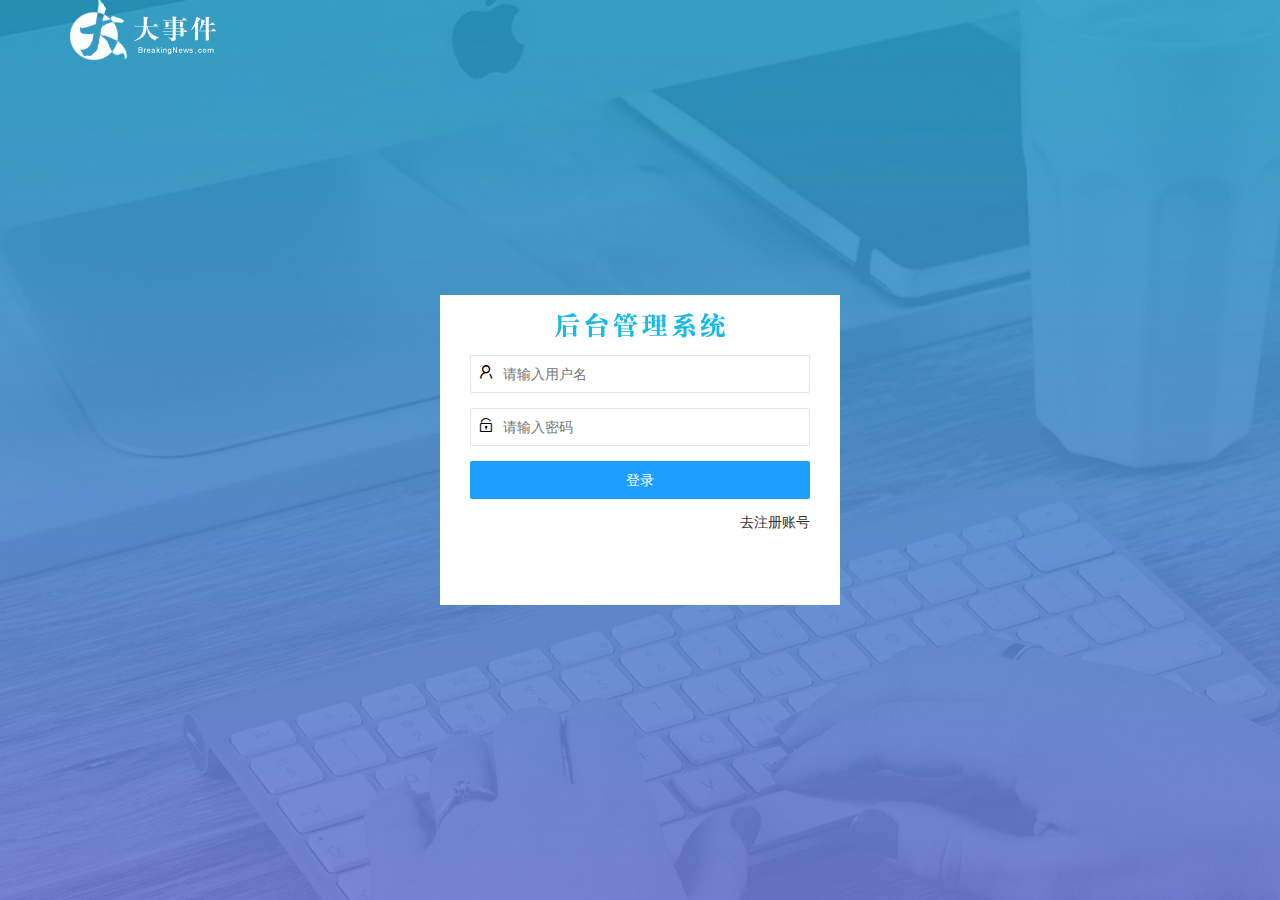
<file: login.html>
<!DOCTYPE html>
<html lang="en">

<head>
    <meta charset="UTF-8">
    <meta http-equiv="X-UA-Compatible" content="IE=edge">
    <meta name="viewport" content="width=device-width, initial-scale=1.0">
    <title>Document</title>
    <link rel="stylesheet" href="/assets/css/login.css">
    <link rel="stylesheet" href="/assets/lib/layui/css/layui.css">
    <script src="/assets/lib/jquery.js"></script>
    <script src="/assets/lib/layui/layui.all.js"></script>
    <script src="/assets/js/base API.js"></script>
    <script src="/assets/js/login.js"></script>

</head>

<body>
    <!-- 头部的logo区域 -->
    <div class="layui-main">
        <img src="/assets/images/logo.png" alt="">
    </div>

    <!-- 登录注册区域 -->
    <div class="loginAndRegBox">
        <div class="title-box"></div>
        <!-- 登录 -->
        <div class="login-box">
            <!-- 登录的表单 -->
            <form class="layui-form" id="form-login">
                <!-- 用户名 -->
                <div class="layui-form-item">
                    <i class="layui-icon layui-icon-username"></i>
                    <input type="text" class="layui-input" name="username" required lay-verify="required"
                        placeholder="请输入用户名" autocomplete="off">
                </div>
                <!-- 密码 -->
                <div class="layui-form-item">
                    <i class="layui-icon layui-icon-password"></i>
                    <input type="password" class="layui-input" name="password" required lay-verify="required|pwd"
                        placeholder="请输入密码">
                </div>
                <!-- 登录按钮 -->
                <div class="layui-form-item">
                    <button class="layui-btn layui-btn-fluid layui-btn-normal" lay-submit>登录</button>
                </div>
                <div class="layui-form-item links">
                    <a href="javascript:;" id="link_reg">去注册账号</a>
                </div>
            </form>
        </div>
        <!-- 注册 -->
        <div class="reg-box">
            <!-- 注册的表单 -->
            <form class="layui-form" id="form_reg">
                <!-- 用户名 -->
                <div class="layui-form-item">
                    <i class="layui-icon layui-icon-username"></i>
                    <input type="text" class="layui-input" name="username" required lay-verify="required"
                        placeholder="请输入用户名" autocomplete="off">
                </div>
                <!-- 密码 -->
                <div class="layui-form-item">
                    <i class="layui-icon layui-icon-password"></i>
                    <input type="password" class="layui-input" name="password" required lay-verify="required|pwd"
                        placeholder="请输入密码">
                </div>
                <!-- 确认密码 -->
                <div class="layui-form-item">
                    <i class="layui-icon layui-icon-password"></i>
                    <input type="password" class="layui-input" name="repassword" required
                        lay-verify="required|pwd|repwd" placeholder="再次确认密码">
                </div>
                <!-- 注册按钮 -->
                <div class="layui-form-item">
                    <button class="layui-btn layui-btn-fluid layui-btn-normal" lay-submit>注册</button>
                </div>
                <div class="layui-form-item links">
                    <a href="javascript:;" id="link_login">去登录</a>
                </div>
            </form>

        </div>
    </div>
</body>

</html>
</file>
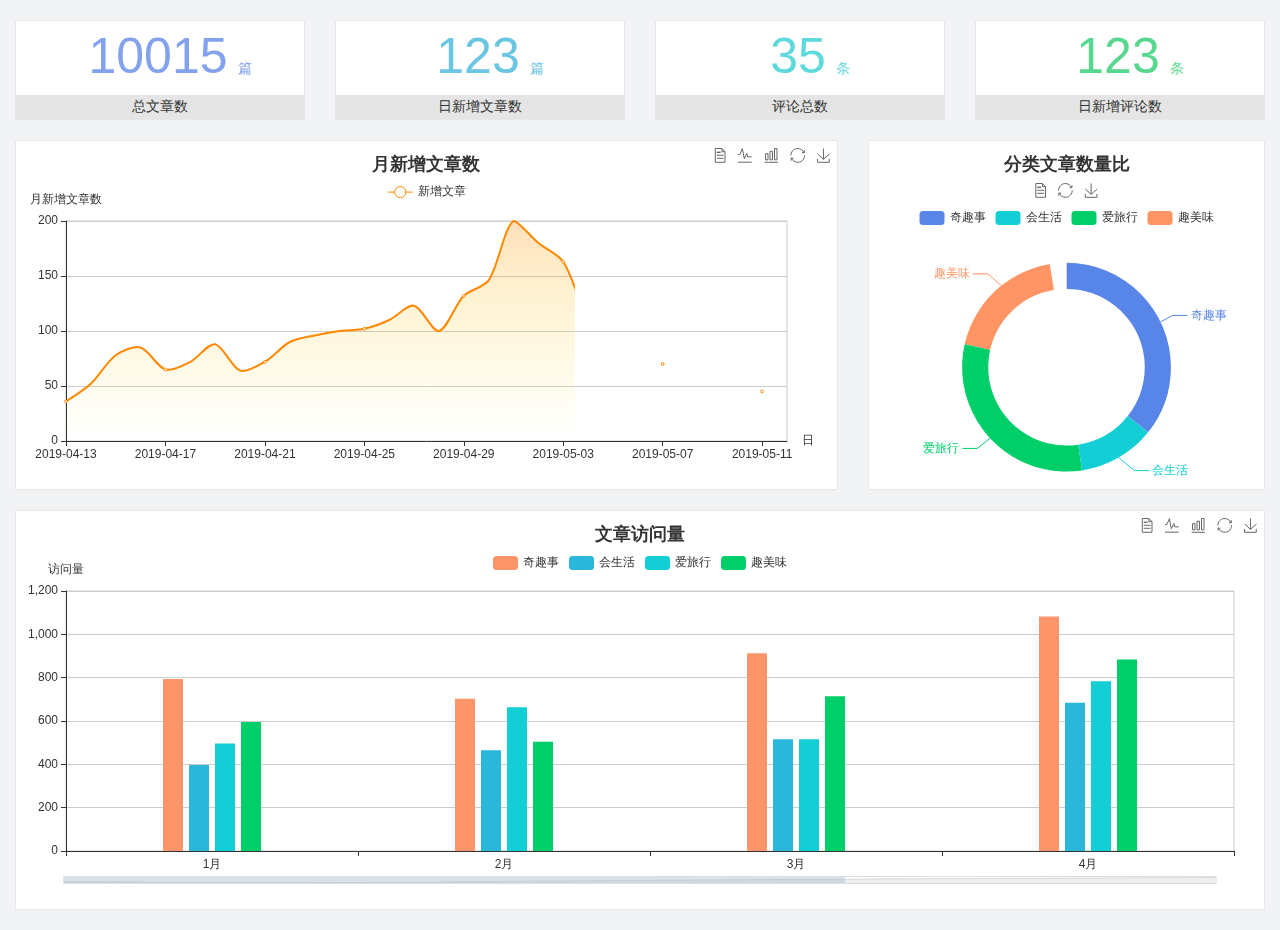
<file: home/dashboard.html>
<!DOCTYPE html>
<html lang="en">

<head>
  <meta charset="UTF-8">
  <meta name="viewport" content="width=device-width, initial-scale=1.0">
  <meta http-equiv="X-UA-Compatible" content="ie=edge">
  <title>图表统计</title>
  <link rel="stylesheet" href="../../assets/lib/bootstrap.css" />
  <link rel="stylesheet" href="../../assets/lib/main.css" />
  <script src="../../assets/lib/jquery.js"></script>
  <script type="text/javascript" src="../../assets/lib/echarts.min.js"></script>
</head>

<body>
  <div class="container-fluid">
    <div class="row spannel_list">
      <div class="col-sm-3 col-xs-6">
        <div class="spannel">
          <em>10015</em><span>篇</span>
          <b>总文章数</b>
        </div>
      </div>
      <div class="col-sm-3 col-xs-6">
        <div class="spannel scolor01">
          <em>123</em><span>篇</span>
          <b>日新增文章数</b>
        </div>
      </div>
      <div class="col-sm-3 col-xs-6">
        <div class="spannel scolor02">
          <em>35</em><span>条</span>
          <b>评论总数</b>
        </div>
      </div>
      <div class="col-sm-3 col-xs-6">
        <div class="spannel scolor03">
          <em>123</em><span>条</span>
          <b>日新增评论数</b>
        </div>
      </div>
    </div>
  </div>

  <div class="container-fluid">
    <div class="row curve-pie">
      <div class="col-lg-8 col-md-8">
        <div class="gragh_pannel" id="curve_show"></div>
      </div>
      <div class="col-lg-4 col-md-4">
        <div class="gragh_pannel" id="pie_show"></div>
      </div>
    </div>
  </div>

  <div class="container-fluid">
    <div class="column_pannel" id="column_show"></div>
  </div>

  <script>
    var oChart = echarts.init(document.getElementById('curve_show'));
    var aList_all = [
      { 'count': 36, 'date': '2019-04-13' },
      { 'count': 52, 'date': '2019-04-14' },
      { 'count': 78, 'date': '2019-04-15' },
      { 'count': 85, 'date': '2019-04-16' },
      { 'count': 65, 'date': '2019-04-17' },
      { 'count': 72, 'date': '2019-04-18' },
      { 'count': 88, 'date': '2019-04-19' },
      { 'count': 64, 'date': '2019-04-20' },
      { 'count': 72, 'date': '2019-04-21' },
      { 'count': 90, 'date': '2019-04-22' },
      { 'count': 96, 'date': '2019-04-23' },
      { 'count': 100, 'date': '2019-04-24' },
      { 'count': 102, 'date': '2019-04-25' },
      { 'count': 110, 'date': '2019-04-26' },
      { 'count': 123, 'date': '2019-04-27' },
      { 'count': 100, 'date': '2019-04-28' },
      { 'count': 132, 'date': '2019-04-29' },
      { 'count': 146, 'date': '2019-04-30' },
      { 'count': 200, 'date': '2019-05-01' },
      { 'count': 180, 'date': '2019-05-02' },
      { 'count': 163, 'date': '2019-05-03' },
      { 'count': 110, 'date': '2019-05-04' },
      { 'count': 80, 'date': '2019-05-05' },
      { 'count': 82, 'date': '2019-05-06' },
      { 'count': 70, 'date': '2019-05-07' },
      { 'count': 65, 'date': '2019-05-08' },
      { 'count': 54, 'date': '2019-05-09' },
      { 'count': 40, 'date': '2019-05-10' },
      { 'count': 45, 'date': '2019-05-11' },
      { 'count': 38, 'date': '2019-05-12' },
    ];

    let aCount = [];
    let aDate = [];

    for (var i = 0; i < aList_all.length; i++) {
      aCount.push(aList_all[i].count);
      aDate.push(aList_all[i].date);
    }

    var chartopt = {
      title: {
        text: '月新增文章数',
        left: 'center',
        top: '10'
      },
      tooltip: {
        trigger: 'axis'
      },
      legend: {
        data: ['新增文章'],
        top: '40'
      },
      toolbox: {
        show: true,
        feature: {
          mark: { show: true },
          dataView: { show: true, readOnly: false },
          magicType: { show: true, type: ['line', 'bar'] },
          restore: { show: true },
          saveAsImage: { show: true }
        }
      },
      calculable: true,
      xAxis: [
        {
          name: '日',
          type: 'category',
          boundaryGap: false,
          data: aDate
        }
      ],
      yAxis: [
        {
          name: '月新增文章数',
          type: 'value'
        }
      ],
      series: [
        {
          name: '新增文章',
          type: 'line',
          smooth: true,
          itemStyle: { normal: { areaStyle: { type: 'default' }, color: '#f80' }, lineStyle: { color: '#f80' } },
          data: aCount
        }],
      areaStyle: {
        normal: {
          color: new echarts.graphic.LinearGradient(0, 0, 0, 1, [{
            offset: 0,
            color: 'rgba(255,136,0,0.39)'
          }, {
            offset: .34,
            color: 'rgba(255,180,0,0.25)'
          }, {
            offset: 1,
            color: 'rgba(255,222,0,0.00)'
          }])

        }
      },
      grid: {
        show: true,
        x: 50,
        x2: 50,
        y: 80,
        height: 220
      }
    };

    oChart.setOption(chartopt);


    var oPie = echarts.init(document.getElementById('pie_show'));
    var oPieopt =
    {
      title: {
        top: 10,
        text: '分类文章数量比',
        x: 'center'
      },
      tooltip: {
        trigger: 'item',
        formatter: "{a} <br/>{b} : {c} ({d}%)"
      },
      color: ['#5885e8', '#13cfd5', '#00ce68', '#ff9565'],
      legend: {
        x: 'center',
        top: 65,
        data: ['奇趣事', '会生活', '爱旅行', '趣美味']
      },
      toolbox: {
        show: true,
        x: 'center',
        top: 35,
        feature: {
          mark: { show: true },
          dataView: { show: true, readOnly: false },
          magicType: {
            show: true,
            type: ['pie', 'funnel'],
            option: {
              funnel: {
                x: '25%',
                width: '50%',
                funnelAlign: 'left',
                max: 1548
              }
            }
          },
          restore: { show: true },
          saveAsImage: { show: true }
        }
      },
      calculable: true,
      series: [
        {
          name: '访问来源',
          type: 'pie',
          radius: ['45%', '60%'],
          center: ['50%', '65%'],
          data: [
            { value: 300, name: '奇趣事' },
            { value: 100, name: '会生活' },
            { value: 260, name: '爱旅行' },
            { value: 180, name: '趣美味' }
          ]
        }
      ]
    };
    oPie.setOption(oPieopt);



    var oColumn = this.echarts.init(document.getElementById('column_show'));
    var oColumnopt =
    {
      title: {
        text: '文章访问量',
        left: 'center',
        top: '10'
      },
      tooltip: {
        trigger: 'axis'
      },
      legend: {
        data: ['奇趣事', '会生活', '爱旅行', '趣美味'],
        top: '40'
      },
      toolbox: {
        show: true,
        feature: {
          mark: { show: true },
          dataView: { show: true, readOnly: false },
          magicType: { show: true, type: ['line', 'bar'] },
          restore: { show: true },
          saveAsImage: { show: true }
        }
      },
      calculable: true,
      xAxis: [
        {
          type: 'category',
          data: ['1月', '2月', '3月', '4月', '5月']
        }
      ],
      yAxis: [
        {
          name: '访问量',
          type: 'value'
        }
      ],
      series: [
        {
          name: '奇趣事',
          type: 'bar',
          barWidth: 20,
          itemStyle: {
            normal: { areaStyle: { type: 'default' }, color: '#fd956a' }
          },
          data: [800, 708, 920, 1090, 1200]
        },
        {
          name: '会生活',
          type: 'bar',
          barWidth: 20,
          itemStyle: {
            normal: { areaStyle: { type: 'default' }, color: '#2bb6db' }
          },
          data: [400, 468, 520, 690, 800]
        },
        {
          name: '爱旅行',
          type: 'bar',
          barWidth: 20,
          itemStyle: {
            normal: { areaStyle: { type: 'default' }, color: '#13cfd5' }
          },
          data: [500, 668, 520, 790, 900]
        },
        {
          name: '趣美味',
          type: 'bar',
          barWidth: 20,
          itemStyle: {
            normal: { areaStyle: { type: 'default' }, color: '#00ce68' }
          },
          data: [600, 508, 720, 890, 1000]
        }
      ],
      grid: {
        show: true,
        x: 50,
        x2: 30,
        y: 80,
        height: 260
      },
      dataZoom: [//给x轴设置滚动条
        {
          start: 0,//默认为0
          end: 100 - 1000 / 31,//默认为100
          type: 'slider',
          show: true,
          xAxisIndex: [0],
          handleSize: 0,//滑动条的 左右2个滑动条的大小
          height: 8,//组件高度
          left: 45, //左边的距离
          right: 50,//右边的距离
          bottom: 26,//右边的距离
          handleColor: '#ddd',//h滑动图标的颜色
          handleStyle: {
            borderColor: "#cacaca",
            borderWidth: "1",
            shadowBlur: 2,
            background: "#ddd",
            shadowColor: "#ddd",
          }
        }]
    };
    oColumn.setOption(oColumnopt);
  </script>
</body>

</html>
</file>
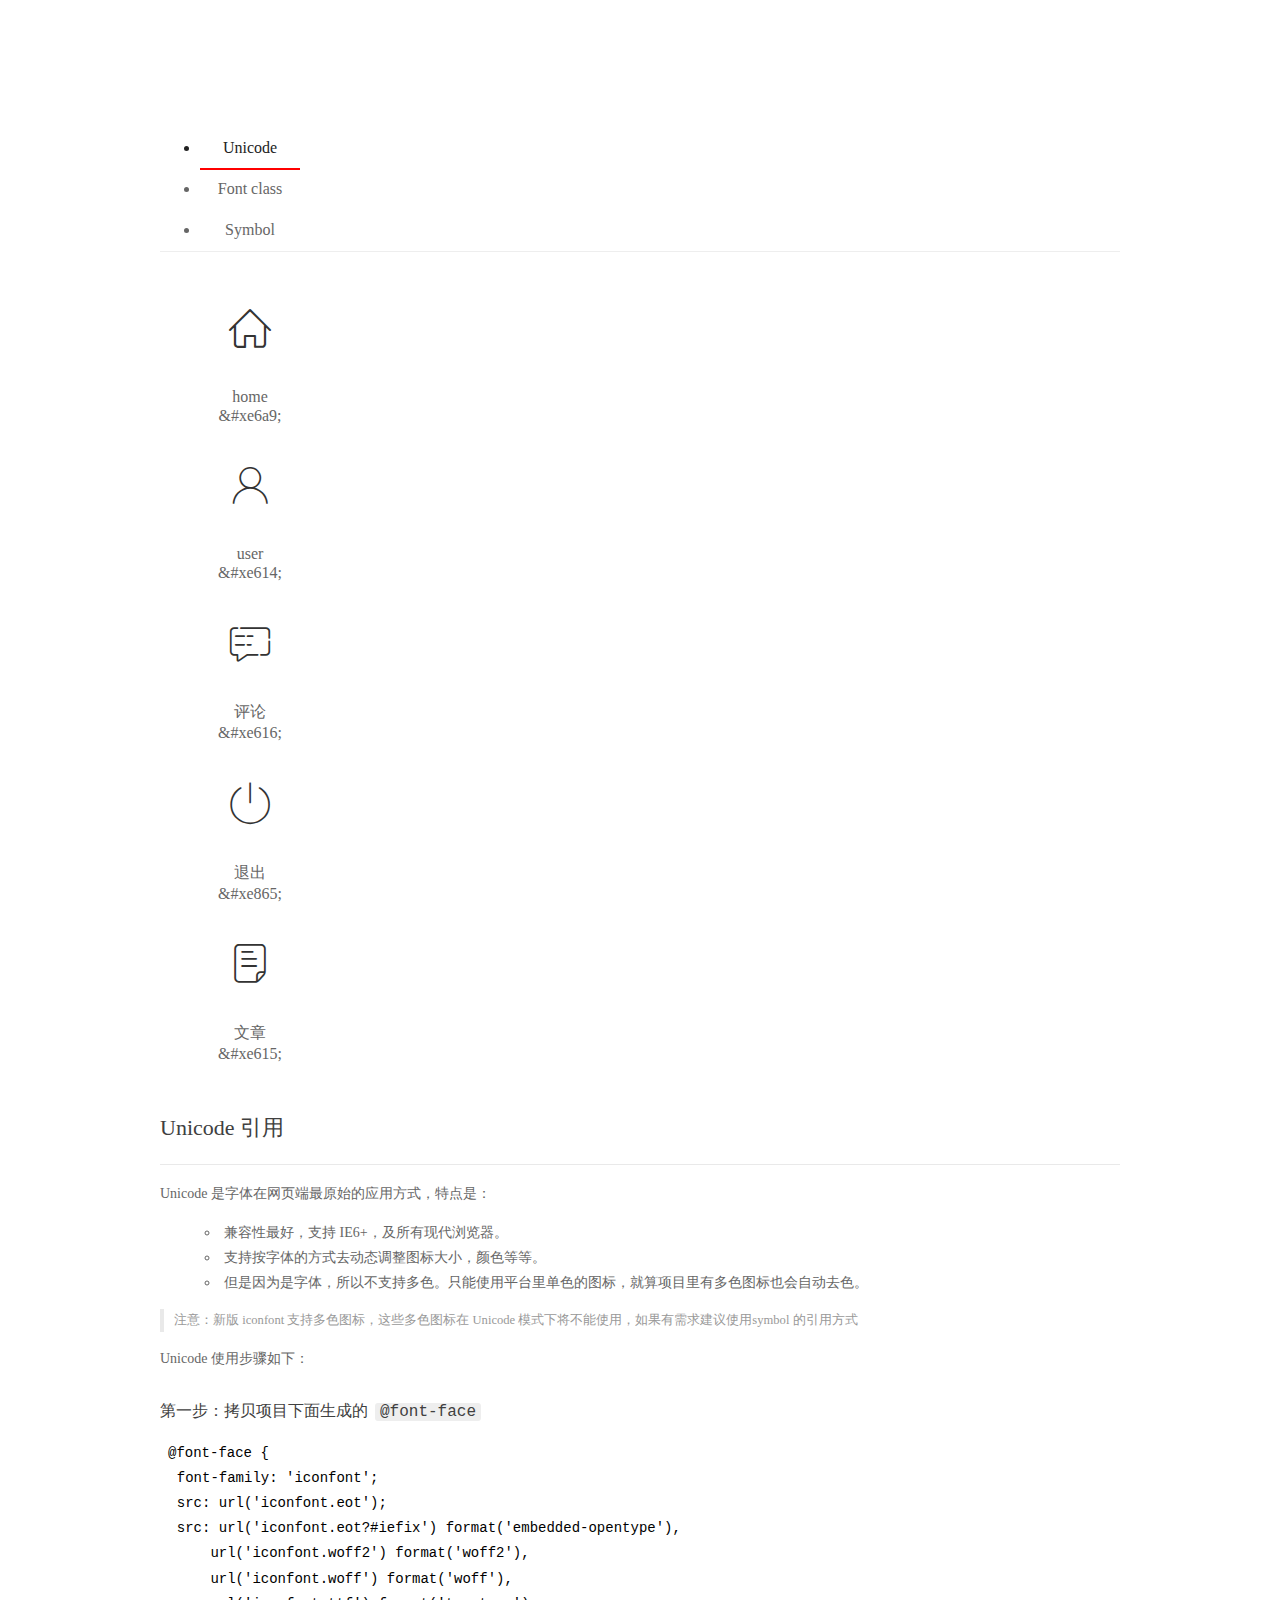
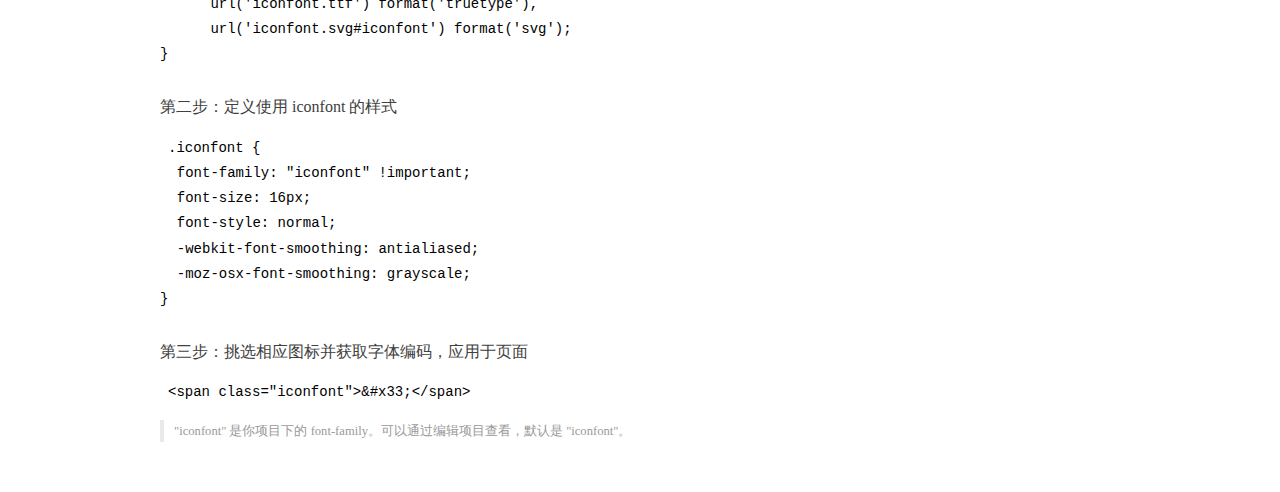
<file: assets/fonts/demo_index.html>
<!DOCTYPE html>
<html>
<head>
  <meta charset="utf-8"/>
  <title>IconFont Demo</title>
  <link rel="shortcut icon" href="https://gtms04.alicdn.com/tps/i4/TB1_oz6GVXXXXaFXpXXJDFnIXXX-64-64.ico" type="image/x-icon"/>
  <link rel="stylesheet" href="https://g.alicdn.com/thx/cube/1.3.2/cube.min.css">
  <link rel="stylesheet" href="demo.css">
  <link rel="stylesheet" href="iconfont.css">
  <script src="iconfont.js"></script>
  <!-- jQuery -->
  <script src="https://a1.alicdn.com/oss/uploads/2018/12/26/7bfddb60-08e8-11e9-9b04-53e73bb6408b.js"></script>
  <!-- 代码高亮 -->
  <script src="https://a1.alicdn.com/oss/uploads/2018/12/26/a3f714d0-08e6-11e9-8a15-ebf944d7534c.js"></script>
</head>
<body>
  <div class="main">
    <h1 class="logo"><a href="https://www.iconfont.cn/" title="iconfont 首页" target="_blank">&#xe86b;</a></h1>
    <div class="nav-tabs">
      <ul id="tabs" class="dib-box">
        <li class="dib active"><span>Unicode</span></li>
        <li class="dib"><span>Font class</span></li>
        <li class="dib"><span>Symbol</span></li>
      </ul>
      
    </div>
    <div class="tab-container">
      <div class="content unicode" style="display: block;">
          <ul class="icon_lists dib-box">
          
            <li class="dib">
              <span class="icon iconfont">&#xe6a9;</span>
                <div class="name">home</div>
                <div class="code-name">&amp;#xe6a9;</div>
              </li>
          
            <li class="dib">
              <span class="icon iconfont">&#xe614;</span>
                <div class="name">user</div>
                <div class="code-name">&amp;#xe614;</div>
              </li>
          
            <li class="dib">
              <span class="icon iconfont">&#xe616;</span>
                <div class="name">评论</div>
                <div class="code-name">&amp;#xe616;</div>
              </li>
          
            <li class="dib">
              <span class="icon iconfont">&#xe865;</span>
                <div class="name">退出</div>
                <div class="code-name">&amp;#xe865;</div>
              </li>
          
            <li class="dib">
              <span class="icon iconfont">&#xe615;</span>
                <div class="name">文章</div>
                <div class="code-name">&amp;#xe615;</div>
              </li>
          
          </ul>
          <div class="article markdown">
          <h2 id="unicode-">Unicode 引用</h2>
          <hr>

          <p>Unicode 是字体在网页端最原始的应用方式，特点是：</p>
          <ul>
            <li>兼容性最好，支持 IE6+，及所有现代浏览器。</li>
            <li>支持按字体的方式去动态调整图标大小，颜色等等。</li>
            <li>但是因为是字体，所以不支持多色。只能使用平台里单色的图标，就算项目里有多色图标也会自动去色。</li>
          </ul>
          <blockquote>
            <p>注意：新版 iconfont 支持多色图标，这些多色图标在 Unicode 模式下将不能使用，如果有需求建议使用symbol 的引用方式</p>
          </blockquote>
          <p>Unicode 使用步骤如下：</p>
          <h3 id="-font-face">第一步：拷贝项目下面生成的 <code>@font-face</code></h3>
<pre><code class="language-css"
>@font-face {
  font-family: 'iconfont';
  src: url('iconfont.eot');
  src: url('iconfont.eot?#iefix') format('embedded-opentype'),
      url('iconfont.woff2') format('woff2'),
      url('iconfont.woff') format('woff'),
      url('iconfont.ttf') format('truetype'),
      url('iconfont.svg#iconfont') format('svg');
}
</code></pre>
          <h3 id="-iconfont-">第二步：定义使用 iconfont 的样式</h3>
<pre><code class="language-css"
>.iconfont {
  font-family: "iconfont" !important;
  font-size: 16px;
  font-style: normal;
  -webkit-font-smoothing: antialiased;
  -moz-osx-font-smoothing: grayscale;
}
</code></pre>
          <h3 id="-">第三步：挑选相应图标并获取字体编码，应用于页面</h3>
<pre>
<code class="language-html"
>&lt;span class="iconfont"&gt;&amp;#x33;&lt;/span&gt;
</code></pre>
          <blockquote>
            <p>"iconfont" 是你项目下的 font-family。可以通过编辑项目查看，默认是 "iconfont"。</p>
          </blockquote>
          </div>
      </div>
      <div class="content font-class">
        <ul class="icon_lists dib-box">
          
          <li class="dib">
            <span class="icon iconfont icon-home"></span>
            <div class="name">
              home
            </div>
            <div class="code-name">.icon-home
            </div>
          </li>
          
          <li class="dib">
            <span class="icon iconfont icon-user"></span>
            <div class="name">
              user
            </div>
            <div class="code-name">.icon-user
            </div>
          </li>
          
          <li class="dib">
            <span class="icon iconfont icon-pinglun"></span>
            <div class="name">
              评论
            </div>
            <div class="code-name">.icon-pinglun
            </div>
          </li>
          
          <li class="dib">
            <span class="icon iconfont icon-tuichu"></span>
            <div class="name">
              退出
            </div>
            <div class="code-name">.icon-tuichu
            </div>
          </li>
          
          <li class="dib">
            <span class="icon iconfont icon-16"></span>
            <div class="name">
              文章
            </div>
            <div class="code-name">.icon-16
            </div>
          </li>
          
        </ul>
        <div class="article markdown">
        <h2 id="font-class-">font-class 引用</h2>
        <hr>

        <p>font-class 是 Unicode 使用方式的一种变种，主要是解决 Unicode 书写不直观，语意不明确的问题。</p>
        <p>与 Unicode 使用方式相比，具有如下特点：</p>
        <ul>
          <li>兼容性良好，支持 IE8+，及所有现代浏览器。</li>
          <li>相比于 Unicode 语意明确，书写更直观。可以很容易分辨这个 icon 是什么。</li>
          <li>因为使用 class 来定义图标，所以当要替换图标时，只需要修改 class 里面的 Unicode 引用。</li>
          <li>不过因为本质上还是使用的字体，所以多色图标还是不支持的。</li>
        </ul>
        <p>使用步骤如下：</p>
        <h3 id="-fontclass-">第一步：引入项目下面生成的 fontclass 代码：</h3>
<pre><code class="language-html">&lt;link rel="stylesheet" href="./iconfont.css"&gt;
</code></pre>
        <h3 id="-">第二步：挑选相应图标并获取类名，应用于页面：</h3>
<pre><code class="language-html">&lt;span class="iconfont icon-xxx"&gt;&lt;/span&gt;
</code></pre>
        <blockquote>
          <p>"
            iconfont" 是你项目下的 font-family。可以通过编辑项目查看，默认是 "iconfont"。</p>
        </blockquote>
      </div>
      </div>
      <div class="content symbol">
          <ul class="icon_lists dib-box">
          
            <li class="dib">
                <svg class="icon svg-icon" aria-hidden="true">
                  <use xlink:href="#icon-home"></use>
                </svg>
                <div class="name">home</div>
                <div class="code-name">#icon-home</div>
            </li>
          
            <li class="dib">
                <svg class="icon svg-icon" aria-hidden="true">
                  <use xlink:href="#icon-user"></use>
                </svg>
                <div class="name">user</div>
                <div class="code-name">#icon-user</div>
            </li>
          
            <li class="dib">
                <svg class="icon svg-icon" aria-hidden="true">
                  <use xlink:href="#icon-pinglun"></use>
                </svg>
                <div class="name">评论</div>
                <div class="code-name">#icon-pinglun</div>
            </li>
          
            <li class="dib">
                <svg class="icon svg-icon" aria-hidden="true">
                  <use xlink:href="#icon-tuichu"></use>
                </svg>
                <div class="name">退出</div>
                <div class="code-name">#icon-tuichu</div>
            </li>
          
            <li class="dib">
                <svg class="icon svg-icon" aria-hidden="true">
                  <use xlink:href="#icon-16"></use>
                </svg>
                <div class="name">文章</div>
                <div class="code-name">#icon-16</div>
            </li>
          
          </ul>
          <div class="article markdown">
          <h2 id="symbol-">Symbol 引用</h2>
          <hr>

          <p>这是一种全新的使用方式，应该说这才是未来的主流，也是平台目前推荐的用法。相关介绍可以参考这篇<a href="">文章</a>
            这种用法其实是做了一个 SVG 的集合，与另外两种相比具有如下特点：</p>
          <ul>
            <li>支持多色图标了，不再受单色限制。</li>
            <li>通过一些技巧，支持像字体那样，通过 <code>font-size</code>, <code>color</code> 来调整样式。</li>
            <li>兼容性较差，支持 IE9+，及现代浏览器。</li>
            <li>浏览器渲染 SVG 的性能一般，还不如 png。</li>
          </ul>
          <p>使用步骤如下：</p>
          <h3 id="-symbol-">第一步：引入项目下面生成的 symbol 代码：</h3>
<pre><code class="language-html">&lt;script src="./iconfont.js"&gt;&lt;/script&gt;
</code></pre>
          <h3 id="-css-">第二步：加入通用 CSS 代码（引入一次就行）：</h3>
<pre><code class="language-html">&lt;style&gt;
.icon {
  width: 1em;
  height: 1em;
  vertical-align: -0.15em;
  fill: currentColor;
  overflow: hidden;
}
&lt;/style&gt;
</code></pre>
          <h3 id="-">第三步：挑选相应图标并获取类名，应用于页面：</h3>
<pre><code class="language-html">&lt;svg class="icon" aria-hidden="true"&gt;
  &lt;use xlink:href="#icon-xxx"&gt;&lt;/use&gt;
&lt;/svg&gt;
</code></pre>
          </div>
      </div>

    </div>
  </div>
  <script>
  $(document).ready(function () {
      $('.tab-container .content:first').show()

      $('#tabs li').click(function (e) {
        var tabContent = $('.tab-container .content')
        var index = $(this).index()

        if ($(this).hasClass('active')) {
          return
        } else {
          $('#tabs li').removeClass('active')
          $(this).addClass('active')

          tabContent.hide().eq(index).fadeIn()
        }
      })
    })
  </script>
</body>
</html>
</file>
<file: assets/css/login.css>
body,html{
    margin: 0;
    padding: 0;
    width: 100%;
    height: 100%;
    background: url(../images/login_bg.jpg) no-repeat center;
    background-size: cover;
}
.loginAndRegBox{
    position:absolute;
    left: 50%;
    top: 50%;
    transform:translate(-50%,-50%);
    width: 400px;
    height: 310px;
    background-color:#fff;
}
.title-box{
    height: 60px;
    background: url(../images/login_title.png) no-repeat center;
}
.reg-box{
    display: none
}
.layui-form{
    padding: 0 30px;
}
.links{
    display:flex;
    justify-content: flex-end;
}
.layui-form-item{
    position: relative;
}
.layui-icon{
    position: absolute;
    top: 9px;
    left: 8px
}
.layui-form-item .layui-input{
    padding-left: 32px;
}
</file>
<file: assets/lib/layui/css/layui.css>
/** layui-v2.5.5 MIT License By https://www.layui.com */
 .layui-inline,img{display:inline-block;vertical-align:middle}h1,h2,h3,h4,h5,h6{font-weight:400}.layui-edge,.layui-header,.layui-inline,.layui-main{position:relative}.layui-body,.layui-edge,.layui-elip{overflow:hidden}.layui-btn,.layui-edge,.layui-inline,img{vertical-align:middle}.layui-btn,.layui-disabled,.layui-icon,.layui-unselect{-moz-user-select:none;-webkit-user-select:none;-ms-user-select:none}.layui-elip,.layui-form-checkbox span,.layui-form-pane .layui-form-label{text-overflow:ellipsis;white-space:nowrap}.layui-breadcrumb,.layui-tree-btnGroup{visibility:hidden}blockquote,body,button,dd,div,dl,dt,form,h1,h2,h3,h4,h5,h6,input,li,ol,p,pre,td,textarea,th,ul{margin:0;padding:0;-webkit-tap-highlight-color:rgba(0,0,0,0)}a:active,a:hover{outline:0}img{border:none}li{list-style:none}table{border-collapse:collapse;border-spacing:0}h4,h5,h6{font-size:100%}button,input,optgroup,option,select,textarea{font-family:inherit;font-size:inherit;font-style:inherit;font-weight:inherit;outline:0}pre{white-space:pre-wrap;white-space:-moz-pre-wrap;white-space:-pre-wrap;white-space:-o-pre-wrap;word-wrap:break-word}body{line-height:24px;font:14px Helvetica Neue,Helvetica,PingFang SC,Tahoma,Arial,sans-serif}hr{height:1px;margin:10px 0;border:0;clear:both}a{color:#333;text-decoration:none}a:hover{color:#777}a cite{font-style:normal;*cursor:pointer}.layui-border-box,.layui-border-box *{box-sizing:border-box}.layui-box,.layui-box *{box-sizing:content-box}.layui-clear{clear:both;*zoom:1}.layui-clear:after{content:'\20';clear:both;*zoom:1;display:block;height:0}.layui-inline{*display:inline;*zoom:1}.layui-edge{display:inline-block;width:0;height:0;border-width:6px;border-style:dashed;border-color:transparent}.layui-edge-top{top:-4px;border-bottom-color:#999;border-bottom-style:solid}.layui-edge-right{border-left-color:#999;border-left-style:solid}.layui-edge-bottom{top:2px;border-top-color:#999;border-top-style:solid}.layui-edge-left{border-right-color:#999;border-right-style:solid}.layui-disabled,.layui-disabled:hover{color:#d2d2d2!important;cursor:not-allowed!important}.layui-circle{border-radius:100%}.layui-show{display:block!important}.layui-hide{display:none!important}@font-face{font-family:layui-icon;src:url(../font/iconfont.eot?v=250);src:url(../font/iconfont.eot?v=250#iefix) format('embedded-opentype'),url(../font/iconfont.woff2?v=250) format('woff2'),url(../font/iconfont.woff?v=250) format('woff'),url(../font/iconfont.ttf?v=250) format('truetype'),url(../font/iconfont.svg?v=250#layui-icon) format('svg')}.layui-icon{font-family:layui-icon!important;font-size:16px;font-style:normal;-webkit-font-smoothing:antialiased;-moz-osx-font-smoothing:grayscale}.layui-icon-reply-fill:before{content:"\e611"}.layui-icon-set-fill:before{content:"\e614"}.layui-icon-menu-fill:before{content:"\e60f"}.layui-icon-search:before{content:"\e615"}.layui-icon-share:before{content:"\e641"}.layui-icon-set-sm:before{content:"\e620"}.layui-icon-engine:before{content:"\e628"}.layui-icon-close:before{content:"\1006"}.layui-icon-close-fill:before{content:"\1007"}.layui-icon-chart-screen:before{content:"\e629"}.layui-icon-star:before{content:"\e600"}.layui-icon-circle-dot:before{content:"\e617"}.layui-icon-chat:before{content:"\e606"}.layui-icon-release:before{content:"\e609"}.layui-icon-list:before{content:"\e60a"}.layui-icon-chart:before{content:"\e62c"}.layui-icon-ok-circle:before{content:"\1005"}.layui-icon-layim-theme:before{content:"\e61b"}.layui-icon-table:before{content:"\e62d"}.layui-icon-right:before{content:"\e602"}.layui-icon-left:before{content:"\e603"}.layui-icon-cart-simple:before{content:"\e698"}.layui-icon-face-cry:before{content:"\e69c"}.layui-icon-face-smile:before{content:"\e6af"}.layui-icon-survey:before{content:"\e6b2"}.layui-icon-tree:before{content:"\e62e"}.layui-icon-upload-circle:before{content:"\e62f"}.layui-icon-add-circle:before{content:"\e61f"}.layui-icon-download-circle:before{content:"\e601"}.layui-icon-templeate-1:before{content:"\e630"}.layui-icon-util:before{content:"\e631"}.layui-icon-face-surprised:before{content:"\e664"}.layui-icon-edit:before{content:"\e642"}.layui-icon-speaker:before{content:"\e645"}.layui-icon-down:before{content:"\e61a"}.layui-icon-file:before{content:"\e621"}.layui-icon-layouts:before{content:"\e632"}.layui-icon-rate-half:before{content:"\e6c9"}.layui-icon-add-circle-fine:before{content:"\e608"}.layui-icon-prev-circle:before{content:"\e633"}.layui-icon-read:before{content:"\e705"}.layui-icon-404:before{content:"\e61c"}.layui-icon-carousel:before{content:"\e634"}.layui-icon-help:before{content:"\e607"}.layui-icon-code-circle:before{content:"\e635"}.layui-icon-water:before{content:"\e636"}.layui-icon-username:before{content:"\e66f"}.layui-icon-find-fill:before{content:"\e670"}.layui-icon-about:before{content:"\e60b"}.layui-icon-location:before{content:"\e715"}.layui-icon-up:before{content:"\e619"}.layui-icon-pause:before{content:"\e651"}.layui-icon-date:before{content:"\e637"}.layui-icon-layim-uploadfile:before{content:"\e61d"}.layui-icon-delete:before{content:"\e640"}.layui-icon-play:before{content:"\e652"}.layui-icon-top:before{content:"\e604"}.layui-icon-friends:before{content:"\e612"}.layui-icon-refresh-3:before{content:"\e9aa"}.layui-icon-ok:before{content:"\e605"}.layui-icon-layer:before{content:"\e638"}.layui-icon-face-smile-fine:before{content:"\e60c"}.layui-icon-dollar:before{content:"\e659"}.layui-icon-group:before{content:"\e613"}.layui-icon-layim-download:before{content:"\e61e"}.layui-icon-picture-fine:before{content:"\e60d"}.layui-icon-link:before{content:"\e64c"}.layui-icon-diamond:before{content:"\e735"}.layui-icon-log:before{content:"\e60e"}.layui-icon-rate-solid:before{content:"\e67a"}.layui-icon-fonts-del:before{content:"\e64f"}.layui-icon-unlink:before{content:"\e64d"}.layui-icon-fonts-clear:before{content:"\e639"}.layui-icon-triangle-r:before{content:"\e623"}.layui-icon-circle:before{content:"\e63f"}.layui-icon-radio:before{content:"\e643"}.layui-icon-align-center:before{content:"\e647"}.layui-icon-align-right:before{content:"\e648"}.layui-icon-align-left:before{content:"\e649"}.layui-icon-loading-1:before{content:"\e63e"}.layui-icon-return:before{content:"\e65c"}.layui-icon-fonts-strong:before{content:"\e62b"}.layui-icon-upload:before{content:"\e67c"}.layui-icon-dialogue:before{content:"\e63a"}.layui-icon-video:before{content:"\e6ed"}.layui-icon-headset:before{content:"\e6fc"}.layui-icon-cellphone-fine:before{content:"\e63b"}.layui-icon-add-1:before{content:"\e654"}.layui-icon-face-smile-b:before{content:"\e650"}.layui-icon-fonts-html:before{content:"\e64b"}.layui-icon-form:before{content:"\e63c"}.layui-icon-cart:before{content:"\e657"}.layui-icon-camera-fill:before{content:"\e65d"}.layui-icon-tabs:before{content:"\e62a"}.layui-icon-fonts-code:before{content:"\e64e"}.layui-icon-fire:before{content:"\e756"}.layui-icon-set:before{content:"\e716"}.layui-icon-fonts-u:before{content:"\e646"}.layui-icon-triangle-d:before{content:"\e625"}.layui-icon-tips:before{content:"\e702"}.layui-icon-picture:before{content:"\e64a"}.layui-icon-more-vertical:before{content:"\e671"}.layui-icon-flag:before{content:"\e66c"}.layui-icon-loading:before{content:"\e63d"}.layui-icon-fonts-i:before{content:"\e644"}.layui-icon-refresh-1:before{content:"\e666"}.layui-icon-rmb:before{content:"\e65e"}.layui-icon-home:before{content:"\e68e"}.layui-icon-user:before{content:"\e770"}.layui-icon-notice:before{content:"\e667"}.layui-icon-login-weibo:before{content:"\e675"}.layui-icon-voice:before{content:"\e688"}.layui-icon-upload-drag:before{content:"\e681"}.layui-icon-login-qq:before{content:"\e676"}.layui-icon-snowflake:before{content:"\e6b1"}.layui-icon-file-b:before{content:"\e655"}.layui-icon-template:before{content:"\e663"}.layui-icon-auz:before{content:"\e672"}.layui-icon-console:before{content:"\e665"}.layui-icon-app:before{content:"\e653"}.layui-icon-prev:before{content:"\e65a"}.layui-icon-website:before{content:"\e7ae"}.layui-icon-next:before{content:"\e65b"}.layui-icon-component:before{content:"\e857"}.layui-icon-more:before{content:"\e65f"}.layui-icon-login-wechat:before{content:"\e677"}.layui-icon-shrink-right:before{content:"\e668"}.layui-icon-spread-left:before{content:"\e66b"}.layui-icon-camera:before{content:"\e660"}.layui-icon-note:before{content:"\e66e"}.layui-icon-refresh:before{content:"\e669"}.layui-icon-female:before{content:"\e661"}.layui-icon-male:before{content:"\e662"}.layui-icon-password:before{content:"\e673"}.layui-icon-senior:before{content:"\e674"}.layui-icon-theme:before{content:"\e66a"}.layui-icon-tread:before{content:"\e6c5"}.layui-icon-praise:before{content:"\e6c6"}.layui-icon-star-fill:before{content:"\e658"}.layui-icon-rate:before{content:"\e67b"}.layui-icon-template-1:before{content:"\e656"}.layui-icon-vercode:before{content:"\e679"}.layui-icon-cellphone:before{content:"\e678"}.layui-icon-screen-full:before{content:"\e622"}.layui-icon-screen-restore:before{content:"\e758"}.layui-icon-cols:before{content:"\e610"}.layui-icon-export:before{content:"\e67d"}.layui-icon-print:before{content:"\e66d"}.layui-icon-slider:before{content:"\e714"}.layui-icon-addition:before{content:"\e624"}.layui-icon-subtraction:before{content:"\e67e"}.layui-icon-service:before{content:"\e626"}.layui-icon-transfer:before{content:"\e691"}.layui-main{width:1140px;margin:0 auto}.layui-header{z-index:1000;height:60px}.layui-header a:hover{transition:all .5s;-webkit-transition:all .5s}.layui-side{position:fixed;left:0;top:0;bottom:0;z-index:999;width:200px;overflow-x:hidden}.layui-side-scroll{position:relative;width:220px;height:100%;overflow-x:hidden}.layui-body{position:absolute;left:200px;right:0;top:0;bottom:0;z-index:998;width:auto;overflow-y:auto;box-sizing:border-box}.layui-layout-body{overflow:hidden}.layui-layout-admin .layui-header{background-color:#23262E}.layui-layout-admin .layui-side{top:60px;width:200px;overflow-x:hidden}.layui-layout-admin .layui-body{position:fixed;top:60px;bottom:44px}.layui-layout-admin .layui-main{width:auto;margin:0 15px}.layui-layout-admin .layui-footer{position:fixed;left:200px;right:0;bottom:0;height:44px;line-height:44px;padding:0 15px;background-color:#eee}.layui-layout-admin .layui-logo{position:absolute;left:0;top:0;width:200px;height:100%;line-height:60px;text-align:center;color:#009688;font-size:16px}.layui-layout-admin .layui-header .layui-nav{background:0 0}.layui-layout-left{position:absolute!important;left:200px;top:0}.layui-layout-right{position:absolute!important;right:0;top:0}.layui-container{position:relative;margin:0 auto;padding:0 15px;box-sizing:border-box}.layui-fluid{position:relative;margin:0 auto;padding:0 15px}.layui-row:after,.layui-row:before{content:'';display:block;clear:both}.layui-col-lg1,.layui-col-lg10,.layui-col-lg11,.layui-col-lg12,.layui-col-lg2,.layui-col-lg3,.layui-col-lg4,.layui-col-lg5,.layui-col-lg6,.layui-col-lg7,.layui-col-lg8,.layui-col-lg9,.layui-col-md1,.layui-col-md10,.layui-col-md11,.layui-col-md12,.layui-col-md2,.layui-col-md3,.layui-col-md4,.layui-col-md5,.layui-col-md6,.layui-col-md7,.layui-col-md8,.layui-col-md9,.layui-col-sm1,.layui-col-sm10,.layui-col-sm11,.layui-col-sm12,.layui-col-sm2,.layui-col-sm3,.layui-col-sm4,.layui-col-sm5,.layui-col-sm6,.layui-col-sm7,.layui-col-sm8,.layui-col-sm9,.layui-col-xs1,.layui-col-xs10,.layui-col-xs11,.layui-col-xs12,.layui-col-xs2,.layui-col-xs3,.layui-col-xs4,.layui-col-xs5,.layui-col-xs6,.layui-col-xs7,.layui-col-xs8,.layui-col-xs9{position:relative;display:block;box-sizing:border-box}.layui-col-xs1,.layui-col-xs10,.layui-col-xs11,.layui-col-xs12,.layui-col-xs2,.layui-col-xs3,.layui-col-xs4,.layui-col-xs5,.layui-col-xs6,.layui-col-xs7,.layui-col-xs8,.layui-col-xs9{float:left}.layui-col-xs1{width:8.33333333%}.layui-col-xs2{width:16.66666667%}.layui-col-xs3{width:25%}.layui-col-xs4{width:33.33333333%}.layui-col-xs5{width:41.66666667%}.layui-col-xs6{width:50%}.layui-col-xs7{width:58.33333333%}.layui-col-xs8{width:66.66666667%}.layui-col-xs9{width:75%}.layui-col-xs10{width:83.33333333%}.layui-col-xs11{width:91.66666667%}.layui-col-xs12{width:100%}.layui-col-xs-offset1{margin-left:8.33333333%}.layui-col-xs-offset2{margin-left:16.66666667%}.layui-col-xs-offset3{margin-left:25%}.layui-col-xs-offset4{margin-left:33.33333333%}.layui-col-xs-offset5{margin-left:41.66666667%}.layui-col-xs-offset6{margin-left:50%}.layui-col-xs-offset7{margin-left:58.33333333%}.layui-col-xs-offset8{margin-left:66.66666667%}.layui-col-xs-offset9{margin-left:75%}.layui-col-xs-offset10{margin-left:83.33333333%}.layui-col-xs-offset11{margin-left:91.66666667%}.layui-col-xs-offset12{margin-left:100%}@media screen and (max-width:768px){.layui-hide-xs{display:none!important}.layui-show-xs-block{display:block!important}.layui-show-xs-inline{display:inline!important}.layui-show-xs-inline-block{display:inline-block!important}}@media screen and (min-width:768px){.layui-container{width:750px}.layui-hide-sm{display:none!important}.layui-show-sm-block{display:block!important}.layui-show-sm-inline{display:inline!important}.layui-show-sm-inline-block{display:inline-block!important}.layui-col-sm1,.layui-col-sm10,.layui-col-sm11,.layui-col-sm12,.layui-col-sm2,.layui-col-sm3,.layui-col-sm4,.layui-col-sm5,.layui-col-sm6,.layui-col-sm7,.layui-col-sm8,.layui-col-sm9{float:left}.layui-col-sm1{width:8.33333333%}.layui-col-sm2{width:16.66666667%}.layui-col-sm3{width:25%}.layui-col-sm4{width:33.33333333%}.layui-col-sm5{width:41.66666667%}.layui-col-sm6{width:50%}.layui-col-sm7{width:58.33333333%}.layui-col-sm8{width:66.66666667%}.layui-col-sm9{width:75%}.layui-col-sm10{width:83.33333333%}.layui-col-sm11{width:91.66666667%}.layui-col-sm12{width:100%}.layui-col-sm-offset1{margin-left:8.33333333%}.layui-col-sm-offset2{margin-left:16.66666667%}.layui-col-sm-offset3{margin-left:25%}.layui-col-sm-offset4{margin-left:33.33333333%}.layui-col-sm-offset5{margin-left:41.66666667%}.layui-col-sm-offset6{margin-left:50%}.layui-col-sm-offset7{margin-left:58.33333333%}.layui-col-sm-offset8{margin-left:66.66666667%}.layui-col-sm-offset9{margin-left:75%}.layui-col-sm-offset10{margin-left:83.33333333%}.layui-col-sm-offset11{margin-left:91.66666667%}.layui-col-sm-offset12{margin-left:100%}}@media screen and (min-width:992px){.layui-container{width:970px}.layui-hide-md{display:none!important}.layui-show-md-block{display:block!important}.layui-show-md-inline{display:inline!important}.layui-show-md-inline-block{display:inline-block!important}.layui-col-md1,.layui-col-md10,.layui-col-md11,.layui-col-md12,.layui-col-md2,.layui-col-md3,.layui-col-md4,.layui-col-md5,.layui-col-md6,.layui-col-md7,.layui-col-md8,.layui-col-md9{float:left}.layui-col-md1{width:8.33333333%}.layui-col-md2{width:16.66666667%}.layui-col-md3{width:25%}.layui-col-md4{width:33.33333333%}.layui-col-md5{width:41.66666667%}.layui-col-md6{width:50%}.layui-col-md7{width:58.33333333%}.layui-col-md8{width:66.66666667%}.layui-col-md9{width:75%}.layui-col-md10{width:83.33333333%}.layui-col-md11{width:91.66666667%}.layui-col-md12{width:100%}.layui-col-md-offset1{margin-left:8.33333333%}.layui-col-md-offset2{margin-left:16.66666667%}.layui-col-md-offset3{margin-left:25%}.layui-col-md-offset4{margin-left:33.33333333%}.layui-col-md-offset5{margin-left:41.66666667%}.layui-col-md-offset6{margin-left:50%}.layui-col-md-offset7{margin-left:58.33333333%}.layui-col-md-offset8{margin-left:66.66666667%}.layui-col-md-offset9{margin-left:75%}.layui-col-md-offset10{margin-left:83.33333333%}.layui-col-md-offset11{margin-left:91.66666667%}.layui-col-md-offset12{margin-left:100%}}@media screen and (min-width:1200px){.layui-container{width:1170px}.layui-hide-lg{display:none!important}.layui-show-lg-block{display:block!important}.layui-show-lg-inline{display:inline!important}.layui-show-lg-inline-block{display:inline-block!important}.layui-col-lg1,.layui-col-lg10,.layui-col-lg11,.layui-col-lg12,.layui-col-lg2,.layui-col-lg3,.layui-col-lg4,.layui-col-lg5,.layui-col-lg6,.layui-col-lg7,.layui-col-lg8,.layui-col-lg9{float:left}.layui-col-lg1{width:8.33333333%}.layui-col-lg2{width:16.66666667%}.layui-col-lg3{width:25%}.layui-col-lg4{width:33.33333333%}.layui-col-lg5{width:41.66666667%}.layui-col-lg6{width:50%}.layui-col-lg7{width:58.33333333%}.layui-col-lg8{width:66.66666667%}.layui-col-lg9{width:75%}.layui-col-lg10{width:83.33333333%}.layui-col-lg11{width:91.66666667%}.layui-col-lg12{width:100%}.layui-col-lg-offset1{margin-left:8.33333333%}.layui-col-lg-offset2{margin-left:16.66666667%}.layui-col-lg-offset3{margin-left:25%}.layui-col-lg-offset4{margin-left:33.33333333%}.layui-col-lg-offset5{margin-left:41.66666667%}.layui-col-lg-offset6{margin-left:50%}.layui-col-lg-offset7{margin-left:58.33333333%}.layui-col-lg-offset8{margin-left:66.66666667%}.layui-col-lg-offset9{margin-left:75%}.layui-col-lg-offset10{margin-left:83.33333333%}.layui-col-lg-offset11{margin-left:91.66666667%}.layui-col-lg-offset12{margin-left:100%}}.layui-col-space1{margin:-.5px}.layui-col-space1>*{padding:.5px}.layui-col-space3{margin:-1.5px}.layui-col-space3>*{padding:1.5px}.layui-col-space5{margin:-2.5px}.layui-col-space5>*{padding:2.5px}.layui-col-space8{margin:-3.5px}.layui-col-space8>*{padding:3.5px}.layui-col-space10{margin:-5px}.layui-col-space10>*{padding:5px}.layui-col-space12{margin:-6px}.layui-col-space12>*{padding:6px}.layui-col-space15{margin:-7.5px}.layui-col-space15>*{padding:7.5px}.layui-col-space18{margin:-9px}.layui-col-space18>*{padding:9px}.layui-col-space20{margin:-10px}.layui-col-space20>*{padding:10px}.layui-col-space22{margin:-11px}.layui-col-space22>*{padding:11px}.layui-col-space25{margin:-12.5px}.layui-col-space25>*{padding:12.5px}.layui-col-space30{margin:-15px}.layui-col-space30>*{padding:15px}.layui-btn,.layui-input,.layui-select,.layui-textarea,.layui-upload-button{outline:0;-webkit-appearance:none;transition:all .3s;-webkit-transition:all .3s;box-sizing:border-box}.layui-elem-quote{margin-bottom:10px;padding:15px;line-height:22px;border-left:5px solid #009688;border-radius:0 2px 2px 0;background-color:#f2f2f2}.layui-quote-nm{border-style:solid;border-width:1px 1px 1px 5px;background:0 0}.layui-elem-field{margin-bottom:10px;padding:0;border-width:1px;border-style:solid}.layui-elem-field legend{margin-left:20px;padding:0 10px;font-size:20px;font-weight:300}.layui-field-title{margin:10px 0 20px;border-width:1px 0 0}.layui-field-box{padding:10px 15px}.layui-field-title .layui-field-box{padding:10px 0}.layui-progress{position:relative;height:6px;border-radius:20px;background-color:#e2e2e2}.layui-progress-bar{position:absolute;left:0;top:0;width:0;max-width:100%;height:6px;border-radius:20px;text-align:right;background-color:#5FB878;transition:all .3s;-webkit-transition:all .3s}.layui-progress-big,.layui-progress-big .layui-progress-bar{height:18px;line-height:18px}.layui-progress-text{position:relative;top:-20px;line-height:18px;font-size:12px;color:#666}.layui-progress-big .layui-progress-text{position:static;padding:0 10px;color:#fff}.layui-collapse{border-width:1px;border-style:solid;border-radius:2px}.layui-colla-content,.layui-colla-item{border-top-width:1px;border-top-style:solid}.layui-colla-item:first-child{border-top:none}.layui-colla-title{position:relative;height:42px;line-height:42px;padding:0 15px 0 35px;color:#333;background-color:#f2f2f2;cursor:pointer;font-size:14px;overflow:hidden}.layui-colla-content{display:none;padding:10px 15px;line-height:22px;color:#666}.layui-colla-icon{position:absolute;left:15px;top:0;font-size:14px}.layui-card{margin-bottom:15px;border-radius:2px;background-color:#fff;box-shadow:0 1px 2px 0 rgba(0,0,0,.05)}.layui-card:last-child{margin-bottom:0}.layui-card-header{position:relative;height:42px;line-height:42px;padding:0 15px;border-bottom:1px solid #f6f6f6;color:#333;border-radius:2px 2px 0 0;font-size:14px}.layui-bg-black,.layui-bg-blue,.layui-bg-cyan,.layui-bg-green,.layui-bg-orange,.layui-bg-red{color:#fff!important}.layui-card-body{position:relative;padding:10px 15px;line-height:24px}.layui-card-body[pad15]{padding:15px}.layui-card-body[pad20]{padding:20px}.layui-card-body .layui-table{margin:5px 0}.layui-card .layui-tab{margin:0}.layui-panel-window{position:relative;padding:15px;border-radius:0;border-top:5px solid #E6E6E6;background-color:#fff}.layui-auxiliar-moving{position:fixed;left:0;right:0;top:0;bottom:0;width:100%;height:100%;background:0 0;z-index:9999999999}.layui-form-label,.layui-form-mid,.layui-form-select,.layui-input-block,.layui-input-inline,.layui-textarea{position:relative}.layui-bg-red{background-color:#FF5722!important}.layui-bg-orange{background-color:#FFB800!important}.layui-bg-green{background-color:#009688!important}.layui-bg-cyan{background-color:#2F4056!important}.layui-bg-blue{background-color:#1E9FFF!important}.layui-bg-black{background-color:#393D49!important}.layui-bg-gray{background-color:#eee!important;color:#666!important}.layui-badge-rim,.layui-colla-content,.layui-colla-item,.layui-collapse,.layui-elem-field,.layui-form-pane .layui-form-item[pane],.layui-form-pane .layui-form-label,.layui-input,.layui-layedit,.layui-layedit-tool,.layui-quote-nm,.layui-select,.layui-tab-bar,.layui-tab-card,.layui-tab-title,.layui-tab-title .layui-this:after,.layui-textarea{border-color:#e6e6e6}.layui-timeline-item:before,hr{background-color:#e6e6e6}.layui-text{line-height:22px;font-size:14px;color:#666}.layui-text h1,.layui-text h2,.layui-text h3{font-weight:500;color:#333}.layui-text h1{font-size:30px}.layui-text h2{font-size:24px}.layui-text h3{font-size:18px}.layui-text a:not(.layui-btn){color:#01AAED}.layui-text a:not(.layui-btn):hover{text-decoration:underline}.layui-text ul{padding:5px 0 5px 15px}.layui-text ul li{margin-top:5px;list-style-type:disc}.layui-text em,.layui-word-aux{color:#999!important;padding:0 5px!important}.layui-btn{display:inline-block;height:38px;line-height:38px;padding:0 18px;background-color:#009688;color:#fff;white-space:nowrap;text-align:center;font-size:14px;border:none;border-radius:2px;cursor:pointer}.layui-btn:hover{opacity:.8;filter:alpha(opacity=80);color:#fff}.layui-btn:active{opacity:1;filter:alpha(opacity=100)}.layui-btn+.layui-btn{margin-left:10px}.layui-btn-container{font-size:0}.layui-btn-container .layui-btn{margin-right:10px;margin-bottom:10px}.layui-btn-container .layui-btn+.layui-btn{margin-left:0}.layui-table .layui-btn-container .layui-btn{margin-bottom:9px}.layui-btn-radius{border-radius:100px}.layui-btn .layui-icon{margin-right:3px;font-size:18px;vertical-align:bottom;vertical-align:middle\9}.layui-btn-primary{border:1px solid #C9C9C9;background-color:#fff;color:#555}.layui-btn-primary:hover{border-color:#009688;color:#333}.layui-btn-normal{background-color:#1E9FFF}.layui-btn-warm{background-color:#FFB800}.layui-btn-danger{background-color:#FF5722}.layui-btn-checked{background-color:#5FB878}.layui-btn-disabled,.layui-btn-disabled:active,.layui-btn-disabled:hover{border:1px solid #e6e6e6;background-color:#FBFBFB;color:#C9C9C9;cursor:not-allowed;opacity:1}.layui-btn-lg{height:44px;line-height:44px;padding:0 25px;font-size:16px}.layui-btn-sm{height:30px;line-height:30px;padding:0 10px;font-size:12px}.layui-btn-sm i{font-size:16px!important}.layui-btn-xs{height:22px;line-height:22px;padding:0 5px;font-size:12px}.layui-btn-xs i{font-size:14px!important}.layui-btn-group{display:inline-block;vertical-align:middle;font-size:0}.layui-btn-group .layui-btn{margin-left:0!important;margin-right:0!important;border-left:1px solid rgba(255,255,255,.5);border-radius:0}.layui-btn-group .layui-btn-primary{border-left:none}.layui-btn-group .layui-btn-primary:hover{border-color:#C9C9C9;color:#009688}.layui-btn-group .layui-btn:first-child{border-left:none;border-radius:2px 0 0 2px}.layui-btn-group .layui-btn-primary:first-child{border-left:1px solid #c9c9c9}.layui-btn-group .layui-btn:last-child{border-radius:0 2px 2px 0}.layui-btn-group .layui-btn+.layui-btn{margin-left:0}.layui-btn-group+.layui-btn-group{margin-left:10px}.layui-btn-fluid{width:100%}.layui-input,.layui-select,.layui-textarea{height:38px;line-height:1.3;line-height:38px\9;border-width:1px;border-style:solid;background-color:#fff;border-radius:2px}.layui-input::-webkit-input-placeholder,.layui-select::-webkit-input-placeholder,.layui-textarea::-webkit-input-placeholder{line-height:1.3}.layui-input,.layui-textarea{display:block;width:100%;padding-left:10px}.layui-input:hover,.layui-textarea:hover{border-color:#D2D2D2!important}.layui-input:focus,.layui-textarea:focus{border-color:#C9C9C9!important}.layui-textarea{min-height:100px;height:auto;line-height:20px;padding:6px 10px;resize:vertical}.layui-select{padding:0 10px}.layui-form input[type=checkbox],.layui-form input[type=radio],.layui-form select{display:none}.layui-form [lay-ignore]{display:initial}.layui-form-item{margin-bottom:15px;clear:both;*zoom:1}.layui-form-item:after{content:'\20';clear:both;*zoom:1;display:block;height:0}.layui-form-label{float:left;display:block;padding:9px 15px;width:80px;font-weight:400;line-height:20px;text-align:right}.layui-form-label-col{display:block;float:none;padding:9px 0;line-height:20px;text-align:left}.layui-form-item .layui-inline{margin-bottom:5px;margin-right:10px}.layui-input-block{margin-left:110px;min-height:36px}.layui-input-inline{display:inline-block;vertical-align:middle}.layui-form-item .layui-input-inline{float:left;width:190px;margin-right:10px}.layui-form-text .layui-input-inline{width:auto}.layui-form-mid{float:left;display:block;padding:9px 0!important;line-height:20px;margin-right:10px}.layui-form-danger+.layui-form-select .layui-input,.layui-form-danger:focus{border-color:#FF5722!important}.layui-form-select .layui-input{padding-right:30px;cursor:pointer}.layui-form-select .layui-edge{position:absolute;right:10px;top:50%;margin-top:-3px;cursor:pointer;border-width:6px;border-top-color:#c2c2c2;border-top-style:solid;transition:all .3s;-webkit-transition:all .3s}.layui-form-select dl{display:none;position:absolute;left:0;top:42px;padding:5px 0;z-index:899;min-width:100%;border:1px solid #d2d2d2;max-height:300px;overflow-y:auto;background-color:#fff;border-radius:2px;box-shadow:0 2px 4px rgba(0,0,0,.12);box-sizing:border-box}.layui-form-select dl dd,.layui-form-select dl dt{padding:0 10px;line-height:36px;white-space:nowrap;overflow:hidden;text-overflow:ellipsis}.layui-form-select dl dt{font-size:12px;color:#999}.layui-form-select dl dd{cursor:pointer}.layui-form-select dl dd:hover{background-color:#f2f2f2;-webkit-transition:.5s all;transition:.5s all}.layui-form-select .layui-select-group dd{padding-left:20px}.layui-form-select dl dd.layui-select-tips{padding-left:10px!important;color:#999}.layui-form-select dl dd.layui-this{background-color:#5FB878;color:#fff}.layui-form-checkbox,.layui-form-select dl dd.layui-disabled{background-color:#fff}.layui-form-selected dl{display:block}.layui-form-checkbox,.layui-form-checkbox *,.layui-form-switch{display:inline-block;vertical-align:middle}.layui-form-selected .layui-edge{margin-top:-9px;-webkit-transform:rotate(180deg);transform:rotate(180deg);margin-top:-3px\9}:root .layui-form-selected .layui-edge{margin-top:-9px\0/IE9}.layui-form-selectup dl{top:auto;bottom:42px}.layui-select-none{margin:5px 0;text-align:center;color:#999}.layui-select-disabled .layui-disabled{border-color:#eee!important}.layui-select-disabled .layui-edge{border-top-color:#d2d2d2}.layui-form-checkbox{position:relative;height:30px;line-height:30px;margin-right:10px;padding-right:30px;cursor:pointer;font-size:0;-webkit-transition:.1s linear;transition:.1s linear;box-sizing:border-box}.layui-form-checkbox span{padding:0 10px;height:100%;font-size:14px;border-radius:2px 0 0 2px;background-color:#d2d2d2;color:#fff;overflow:hidden}.layui-form-checkbox:hover span{background-color:#c2c2c2}.layui-form-checkbox i{position:absolute;right:0;top:0;width:30px;height:28px;border:1px solid #d2d2d2;border-left:none;border-radius:0 2px 2px 0;color:#fff;font-size:20px;text-align:center}.layui-form-checkbox:hover i{border-color:#c2c2c2;color:#c2c2c2}.layui-form-checked,.layui-form-checked:hover{border-color:#5FB878}.layui-form-checked span,.layui-form-checked:hover span{background-color:#5FB878}.layui-form-checked i,.layui-form-checked:hover i{color:#5FB878}.layui-form-item .layui-form-checkbox{margin-top:4px}.layui-form-checkbox[lay-skin=primary]{height:auto!important;line-height:normal!important;min-width:18px;min-height:18px;border:none!important;margin-right:0;padding-left:28px;padding-right:0;background:0 0}.layui-form-checkbox[lay-skin=primary] span{padding-left:0;padding-right:15px;line-height:18px;background:0 0;color:#666}.layui-form-checkbox[lay-skin=primary] i{right:auto;left:0;width:16px;height:16px;line-height:16px;border:1px solid #d2d2d2;font-size:12px;border-radius:2px;background-color:#fff;-webkit-transition:.1s linear;transition:.1s linear}.layui-form-checkbox[lay-skin=primary]:hover i{border-color:#5FB878;color:#fff}.layui-form-checked[lay-skin=primary] i{border-color:#5FB878!important;background-color:#5FB878;color:#fff}.layui-checkbox-disbaled[lay-skin=primary] span{background:0 0!important;color:#c2c2c2}.layui-checkbox-disbaled[lay-skin=primary]:hover i{border-color:#d2d2d2}.layui-form-item .layui-form-checkbox[lay-skin=primary]{margin-top:10px}.layui-form-switch{position:relative;height:22px;line-height:22px;min-width:35px;padding:0 5px;margin-top:8px;border:1px solid #d2d2d2;border-radius:20px;cursor:pointer;background-color:#fff;-webkit-transition:.1s linear;transition:.1s linear}.layui-form-switch i{position:absolute;left:5px;top:3px;width:16px;height:16px;border-radius:20px;background-color:#d2d2d2;-webkit-transition:.1s linear;transition:.1s linear}.layui-form-switch em{position:relative;top:0;width:25px;margin-left:21px;padding:0!important;text-align:center!important;color:#999!important;font-style:normal!important;font-size:12px}.layui-form-onswitch{border-color:#5FB878;background-color:#5FB878}.layui-checkbox-disbaled,.layui-checkbox-disbaled i{border-color:#e2e2e2!important}.layui-form-onswitch i{left:100%;margin-left:-21px;background-color:#fff}.layui-form-onswitch em{margin-left:5px;margin-right:21px;color:#fff!important}.layui-checkbox-disbaled span{background-color:#e2e2e2!important}.layui-checkbox-disbaled:hover i{color:#fff!important}[lay-radio]{display:none}.layui-form-radio,.layui-form-radio *{display:inline-block;vertical-align:middle}.layui-form-radio{line-height:28px;margin:6px 10px 0 0;padding-right:10px;cursor:pointer;font-size:0}.layui-form-radio *{font-size:14px}.layui-form-radio>i{margin-right:8px;font-size:22px;color:#c2c2c2}.layui-form-radio>i:hover,.layui-form-radioed>i{color:#5FB878}.layui-radio-disbaled>i{color:#e2e2e2!important}.layui-form-pane .layui-form-label{width:110px;padding:8px 15px;height:38px;line-height:20px;border-width:1px;border-style:solid;border-radius:2px 0 0 2px;text-align:center;background-color:#FBFBFB;overflow:hidden;box-sizing:border-box}.layui-form-pane .layui-input-inline{margin-left:-1px}.layui-form-pane .layui-input-block{margin-left:110px;left:-1px}.layui-form-pane .layui-input{border-radius:0 2px 2px 0}.layui-form-pane .layui-form-text .layui-form-label{float:none;width:100%;border-radius:2px;box-sizing:border-box;text-align:left}.layui-form-pane .layui-form-text .layui-input-inline{display:block;margin:0;top:-1px;clear:both}.layui-form-pane .layui-form-text .layui-input-block{margin:0;left:0;top:-1px}.layui-form-pane .layui-form-text .layui-textarea{min-height:100px;border-radius:0 0 2px 2px}.layui-form-pane .layui-form-checkbox{margin:4px 0 4px 10px}.layui-form-pane .layui-form-radio,.layui-form-pane .layui-form-switch{margin-top:6px;margin-left:10px}.layui-form-pane .layui-form-item[pane]{position:relative;border-width:1px;border-style:solid}.layui-form-pane .layui-form-item[pane] .layui-form-label{position:absolute;left:0;top:0;height:100%;border-width:0 1px 0 0}.layui-form-pane .layui-form-item[pane] .layui-input-inline{margin-left:110px}@media screen and (max-width:450px){.layui-form-item .layui-form-label{text-overflow:ellipsis;overflow:hidden;white-space:nowrap}.layui-form-item .layui-inline{display:block;margin-right:0;margin-bottom:20px;clear:both}.layui-form-item .layui-inline:after{content:'\20';clear:both;display:block;height:0}.layui-form-item .layui-input-inline{display:block;float:none;left:-3px;width:auto;margin:0 0 10px 112px}.layui-form-item .layui-input-inline+.layui-form-mid{margin-left:110px;top:-5px;padding:0}.layui-form-item .layui-form-checkbox{margin-right:5px;margin-bottom:5px}}.layui-layedit{border-width:1px;border-style:solid;border-radius:2px}.layui-layedit-tool{padding:3px 5px;border-bottom-width:1px;border-bottom-style:solid;font-size:0}.layedit-tool-fixed{position:fixed;top:0;border-top:1px solid #e2e2e2}.layui-layedit-tool .layedit-tool-mid,.layui-layedit-tool .layui-icon{display:inline-block;vertical-align:middle;text-align:center;font-size:14px}.layui-layedit-tool .layui-icon{position:relative;width:32px;height:30px;line-height:30px;margin:3px 5px;color:#777;cursor:pointer;border-radius:2px}.layui-layedit-tool .layui-icon:hover{color:#393D49}.layui-layedit-tool .layui-icon:active{color:#000}.layui-layedit-tool .layedit-tool-active{background-color:#e2e2e2;color:#000}.layui-layedit-tool .layui-disabled,.layui-layedit-tool .layui-disabled:hover{color:#d2d2d2;cursor:not-allowed}.layui-layedit-tool .layedit-tool-mid{width:1px;height:18px;margin:0 10px;background-color:#d2d2d2}.layedit-tool-html{width:50px!important;font-size:30px!important}.layedit-tool-b,.layedit-tool-code,.layedit-tool-help{font-size:16px!important}.layedit-tool-d,.layedit-tool-face,.layedit-tool-image,.layedit-tool-unlink{font-size:18px!important}.layedit-tool-image input{position:absolute;font-size:0;left:0;top:0;width:100%;height:100%;opacity:.01;filter:Alpha(opacity=1);cursor:pointer}.layui-layedit-iframe iframe{display:block;width:100%}#LAY_layedit_code{overflow:hidden}.layui-laypage{display:inline-block;*display:inline;*zoom:1;vertical-align:middle;margin:10px 0;font-size:0}.layui-laypage>a:first-child,.layui-laypage>a:first-child em{border-radius:2px 0 0 2px}.layui-laypage>a:last-child,.layui-laypage>a:last-child em{border-radius:0 2px 2px 0}.layui-laypage>:first-child{margin-left:0!important}.layui-laypage>:last-child{margin-right:0!important}.layui-laypage a,.layui-laypage button,.layui-laypage input,.layui-laypage select,.layui-laypage span{border:1px solid #e2e2e2}.layui-laypage a,.layui-laypage span{display:inline-block;*display:inline;*zoom:1;vertical-align:middle;padding:0 15px;height:28px;line-height:28px;margin:0 -1px 5px 0;background-color:#fff;color:#333;font-size:12px}.layui-flow-more a *,.layui-laypage input,.layui-table-view select[lay-ignore]{display:inline-block}.layui-laypage a:hover{color:#009688}.layui-laypage em{font-style:normal}.layui-laypage .layui-laypage-spr{color:#999;font-weight:700}.layui-laypage a{text-decoration:none}.layui-laypage .layui-laypage-curr{position:relative}.layui-laypage .layui-laypage-curr em{position:relative;color:#fff}.layui-laypage .layui-laypage-curr .layui-laypage-em{position:absolute;left:-1px;top:-1px;padding:1px;width:100%;height:100%;background-color:#009688}.layui-laypage-em{border-radius:2px}.layui-laypage-next em,.layui-laypage-prev em{font-family:Sim sun;font-size:16px}.layui-laypage .layui-laypage-count,.layui-laypage .layui-laypage-limits,.layui-laypage .layui-laypage-refresh,.layui-laypage .layui-laypage-skip{margin-left:10px;margin-right:10px;padding:0;border:none}.layui-laypage .layui-laypage-limits,.layui-laypage .layui-laypage-refresh{vertical-align:top}.layui-laypage .layui-laypage-refresh i{font-size:18px;cursor:pointer}.layui-laypage select{height:22px;padding:3px;border-radius:2px;cursor:pointer}.layui-laypage .layui-laypage-skip{height:30px;line-height:30px;color:#999}.layui-laypage button,.layui-laypage input{height:30px;line-height:30px;border-radius:2px;vertical-align:top;background-color:#fff;box-sizing:border-box}.layui-laypage input{width:40px;margin:0 10px;padding:0 3px;text-align:center}.layui-laypage input:focus,.layui-laypage select:focus{border-color:#009688!important}.layui-laypage button{margin-left:10px;padding:0 10px;cursor:pointer}.layui-table,.layui-table-view{margin:10px 0}.layui-flow-more{margin:10px 0;text-align:center;color:#999;font-size:14px}.layui-flow-more a{height:32px;line-height:32px}.layui-flow-more a *{vertical-align:top}.layui-flow-more a cite{padding:0 20px;border-radius:3px;background-color:#eee;color:#333;font-style:normal}.layui-flow-more a cite:hover{opacity:.8}.layui-flow-more a i{font-size:30px;color:#737383}.layui-table{width:100%;background-color:#fff;color:#666}.layui-table tr{transition:all .3s;-webkit-transition:all .3s}.layui-table th{text-align:left;font-weight:400}.layui-table tbody tr:hover,.layui-table thead tr,.layui-table-click,.layui-table-header,.layui-table-hover,.layui-table-mend,.layui-table-patch,.layui-table-tool,.layui-table-total,.layui-table-total tr,.layui-table[lay-even] tr:nth-child(even){background-color:#f2f2f2}.layui-table td,.layui-table th,.layui-table-col-set,.layui-table-fixed-r,.layui-table-grid-down,.layui-table-header,.layui-table-page,.layui-table-tips-main,.layui-table-tool,.layui-table-total,.layui-table-view,.layui-table[lay-skin=line],.layui-table[lay-skin=row]{border-width:1px;border-style:solid;border-color:#e6e6e6}.layui-table td,.layui-table th{position:relative;padding:9px 15px;min-height:20px;line-height:20px;font-size:14px}.layui-table[lay-skin=line] td,.layui-table[lay-skin=line] th{border-width:0 0 1px}.layui-table[lay-skin=row] td,.layui-table[lay-skin=row] th{border-width:0 1px 0 0}.layui-table[lay-skin=nob] td,.layui-table[lay-skin=nob] th{border:none}.layui-table img{max-width:100px}.layui-table[lay-size=lg] td,.layui-table[lay-size=lg] th{padding:15px 30px}.layui-table-view .layui-table[lay-size=lg] .layui-table-cell{height:40px;line-height:40px}.layui-table[lay-size=sm] td,.layui-table[lay-size=sm] th{font-size:12px;padding:5px 10px}.layui-table-view .layui-table[lay-size=sm] .layui-table-cell{height:20px;line-height:20px}.layui-table[lay-data]{display:none}.layui-table-box{position:relative;overflow:hidden}.layui-table-view .layui-table{position:relative;width:auto;margin:0}.layui-table-view .layui-table[lay-skin=line]{border-width:0 1px 0 0}.layui-table-view .layui-table[lay-skin=row]{border-width:0 0 1px}.layui-table-view .layui-table td,.layui-table-view .layui-table th{padding:5px 0;border-top:none;border-left:none}.layui-table-view .layui-table th.layui-unselect .layui-table-cell span{cursor:pointer}.layui-table-view .layui-table td{cursor:default}.layui-table-view .layui-table td[data-edit=text]{cursor:text}.layui-table-view .layui-form-checkbox[lay-skin=primary] i{width:18px;height:18px}.layui-table-view .layui-form-radio{line-height:0;padding:0}.layui-table-view .layui-form-radio>i{margin:0;font-size:20px}.layui-table-init{position:absolute;left:0;top:0;width:100%;height:100%;text-align:center;z-index:110}.layui-table-init .layui-icon{position:absolute;left:50%;top:50%;margin:-15px 0 0 -15px;font-size:30px;color:#c2c2c2}.layui-table-header{border-width:0 0 1px;overflow:hidden}.layui-table-header .layui-table{margin-bottom:-1px}.layui-table-tool .layui-inline[lay-event]{position:relative;width:26px;height:26px;padding:5px;line-height:16px;margin-right:10px;text-align:center;color:#333;border:1px solid #ccc;cursor:pointer;-webkit-transition:.5s all;transition:.5s all}.layui-table-tool .layui-inline[lay-event]:hover{border:1px solid #999}.layui-table-tool-temp{padding-right:120px}.layui-table-tool-self{position:absolute;right:17px;top:10px}.layui-table-tool .layui-table-tool-self .layui-inline[lay-event]{margin:0 0 0 10px}.layui-table-tool-panel{position:absolute;top:29px;left:-1px;padding:5px 0;min-width:150px;min-height:40px;border:1px solid #d2d2d2;text-align:left;overflow-y:auto;background-color:#fff;box-shadow:0 2px 4px rgba(0,0,0,.12)}.layui-table-cell,.layui-table-tool-panel li{overflow:hidden;text-overflow:ellipsis;white-space:nowrap}.layui-table-tool-panel li{padding:0 10px;line-height:30px;-webkit-transition:.5s all;transition:.5s all}.layui-table-tool-panel li .layui-form-checkbox[lay-skin=primary]{width:100%;padding-left:28px}.layui-table-tool-panel li:hover{background-color:#f2f2f2}.layui-table-tool-panel li .layui-form-checkbox[lay-skin=primary] i{position:absolute;left:0;top:0}.layui-table-tool-panel li .layui-form-checkbox[lay-skin=primary] span{padding:0}.layui-table-tool .layui-table-tool-self .layui-table-tool-panel{left:auto;right:-1px}.layui-table-col-set{position:absolute;right:0;top:0;width:20px;height:100%;border-width:0 0 0 1px;background-color:#fff}.layui-table-sort{width:10px;height:20px;margin-left:5px;cursor:pointer!important}.layui-table-sort .layui-edge{position:absolute;left:5px;border-width:5px}.layui-table-sort .layui-table-sort-asc{top:3px;border-top:none;border-bottom-style:solid;border-bottom-color:#b2b2b2}.layui-table-sort .layui-table-sort-asc:hover{border-bottom-color:#666}.layui-table-sort .layui-table-sort-desc{bottom:5px;border-bottom:none;border-top-style:solid;border-top-color:#b2b2b2}.layui-table-sort .layui-table-sort-desc:hover{border-top-color:#666}.layui-table-sort[lay-sort=asc] .layui-table-sort-asc{border-bottom-color:#000}.layui-table-sort[lay-sort=desc] .layui-table-sort-desc{border-top-color:#000}.layui-table-cell{height:28px;line-height:28px;padding:0 15px;position:relative;box-sizing:border-box}.layui-table-cell .layui-form-checkbox[lay-skin=primary]{top:-1px;padding:0}.layui-table-cell .layui-table-link{color:#01AAED}.laytable-cell-checkbox,.laytable-cell-numbers,.laytable-cell-radio,.laytable-cell-space{padding:0;text-align:center}.layui-table-body{position:relative;overflow:auto;margin-right:-1px;margin-bottom:-1px}.layui-table-body .layui-none{line-height:26px;padding:15px;text-align:center;color:#999}.layui-table-fixed{position:absolute;left:0;top:0;z-index:101}.layui-table-fixed .layui-table-body{overflow:hidden}.layui-table-fixed-l{box-shadow:0 -1px 8px rgba(0,0,0,.08)}.layui-table-fixed-r{left:auto;right:-1px;border-width:0 0 0 1px;box-shadow:-1px 0 8px rgba(0,0,0,.08)}.layui-table-fixed-r .layui-table-header{position:relative;overflow:visible}.layui-table-mend{position:absolute;right:-49px;top:0;height:100%;width:50px}.layui-table-tool{position:relative;z-index:890;width:100%;min-height:50px;line-height:30px;padding:10px 15px;border-width:0 0 1px}.layui-table-tool .layui-btn-container{margin-bottom:-10px}.layui-table-page,.layui-table-total{border-width:1px 0 0;margin-bottom:-1px;overflow:hidden}.layui-table-page{position:relative;width:100%;padding:7px 7px 0;height:41px;font-size:12px;white-space:nowrap}.layui-table-page>div{height:26px}.layui-table-page .layui-laypage{margin:0}.layui-table-page .layui-laypage a,.layui-table-page .layui-laypage span{height:26px;line-height:26px;margin-bottom:10px;border:none;background:0 0}.layui-table-page .layui-laypage a,.layui-table-page .layui-laypage span.layui-laypage-curr{padding:0 12px}.layui-table-page .layui-laypage span{margin-left:0;padding:0}.layui-table-page .layui-laypage .layui-laypage-prev{margin-left:-7px!important}.layui-table-page .layui-laypage .layui-laypage-curr .layui-laypage-em{left:0;top:0;padding:0}.layui-table-page .layui-laypage button,.layui-table-page .layui-laypage input{height:26px;line-height:26px}.layui-table-page .layui-laypage input{width:40px}.layui-table-page .layui-laypage button{padding:0 10px}.layui-table-page select{height:18px}.layui-table-patch .layui-table-cell{padding:0;width:30px}.layui-table-edit{position:absolute;left:0;top:0;width:100%;height:100%;padding:0 14px 1px;border-radius:0;box-shadow:1px 1px 20px rgba(0,0,0,.15)}.layui-table-edit:focus{border-color:#5FB878!important}select.layui-table-edit{padding:0 0 0 10px;border-color:#C9C9C9}.layui-table-view .layui-form-checkbox,.layui-table-view .layui-form-radio,.layui-table-view .layui-form-switch{top:0;margin:0;box-sizing:content-box}.layui-table-view .layui-form-checkbox{top:-1px;height:26px;line-height:26px}.layui-table-view .layui-form-checkbox i{height:26px}.layui-table-grid .layui-table-cell{overflow:visible}.layui-table-grid-down{position:absolute;top:0;right:0;width:26px;height:100%;padding:5px 0;border-width:0 0 0 1px;text-align:center;background-color:#fff;color:#999;cursor:pointer}.layui-table-grid-down .layui-icon{position:absolute;top:50%;left:50%;margin:-8px 0 0 -8px}.layui-table-grid-down:hover{background-color:#fbfbfb}body .layui-table-tips .layui-layer-content{background:0 0;padding:0;box-shadow:0 1px 6px rgba(0,0,0,.12)}.layui-table-tips-main{margin:-44px 0 0 -1px;max-height:150px;padding:8px 15px;font-size:14px;overflow-y:scroll;background-color:#fff;color:#666}.layui-table-tips-c{position:absolute;right:-3px;top:-13px;width:20px;height:20px;padding:3px;cursor:pointer;background-color:#666;border-radius:50%;color:#fff}.layui-table-tips-c:hover{background-color:#777}.layui-table-tips-c:before{position:relative;right:-2px}.layui-upload-file{display:none!important;opacity:.01;filter:Alpha(opacity=1)}.layui-upload-drag,.layui-upload-form,.layui-upload-wrap{display:inline-block}.layui-upload-list{margin:10px 0}.layui-upload-choose{padding:0 10px;color:#999}.layui-upload-drag{position:relative;padding:30px;border:1px dashed #e2e2e2;background-color:#fff;text-align:center;cursor:pointer;color:#999}.layui-upload-drag .layui-icon{font-size:50px;color:#009688}.layui-upload-drag[lay-over]{border-color:#009688}.layui-upload-iframe{position:absolute;width:0;height:0;border:0;visibility:hidden}.layui-upload-wrap{position:relative;vertical-align:middle}.layui-upload-wrap .layui-upload-file{display:block!important;position:absolute;left:0;top:0;z-index:10;font-size:100px;width:100%;height:100%;opacity:.01;filter:Alpha(opacity=1);cursor:pointer}.layui-transfer-active,.layui-transfer-box{display:inline-block;vertical-align:middle}.layui-transfer-box,.layui-transfer-header,.layui-transfer-search{border-width:0;border-style:solid;border-color:#e6e6e6}.layui-transfer-box{position:relative;border-width:1px;width:200px;height:360px;border-radius:2px;background-color:#fff}.layui-transfer-box .layui-form-checkbox{width:100%;margin:0!important}.layui-transfer-header{height:38px;line-height:38px;padding:0 10px;border-bottom-width:1px}.layui-transfer-search{position:relative;padding:10px;border-bottom-width:1px}.layui-transfer-search .layui-input{height:32px;padding-left:30px;font-size:12px}.layui-transfer-search .layui-icon-search{position:absolute;left:20px;top:50%;margin-top:-8px;color:#666}.layui-transfer-active{margin:0 15px}.layui-transfer-active .layui-btn{display:block;margin:0;padding:0 15px;background-color:#5FB878;border-color:#5FB878;color:#fff}.layui-transfer-active .layui-btn-disabled{background-color:#FBFBFB;border-color:#e6e6e6;color:#C9C9C9}.layui-transfer-active .layui-btn:first-child{margin-bottom:15px}.layui-transfer-active .layui-btn .layui-icon{margin:0;font-size:14px!important}.layui-transfer-data{padding:5px 0;overflow:auto}.layui-transfer-data li{height:32px;line-height:32px;padding:0 10px}.layui-transfer-data li:hover{background-color:#f2f2f2;transition:.5s all}.layui-transfer-data .layui-none{padding:15px 10px;text-align:center;color:#999}.layui-nav{position:relative;padding:0 20px;background-color:#393D49;color:#fff;border-radius:2px;font-size:0;box-sizing:border-box}.layui-nav *{font-size:14px}.layui-nav .layui-nav-item{position:relative;display:inline-block;*display:inline;*zoom:1;vertical-align:middle;line-height:60px}.layui-nav .layui-nav-item a{display:block;padding:0 20px;color:#fff;color:rgba(255,255,255,.7);transition:all .3s;-webkit-transition:all .3s}.layui-nav .layui-this:after,.layui-nav-bar,.layui-nav-tree .layui-nav-itemed:after{position:absolute;left:0;top:0;width:0;height:5px;background-color:#5FB878;transition:all .2s;-webkit-transition:all .2s}.layui-nav-bar{z-index:1000}.layui-nav .layui-nav-item a:hover,.layui-nav .layui-this a{color:#fff}.layui-nav .layui-this:after{content:'';top:auto;bottom:0;width:100%}.layui-nav-img{width:30px;height:30px;margin-right:10px;border-radius:50%}.layui-nav .layui-nav-more{content:'';width:0;height:0;border-style:solid dashed dashed;border-color:#fff transparent transparent;overflow:hidden;cursor:pointer;transition:all .2s;-webkit-transition:all .2s;position:absolute;top:50%;right:3px;margin-top:-3px;border-width:6px;border-top-color:rgba(255,255,255,.7)}.layui-nav .layui-nav-mored,.layui-nav-itemed>a .layui-nav-more{margin-top:-9px;border-style:dashed dashed solid;border-color:transparent transparent #fff}.layui-nav-child{display:none;position:absolute;left:0;top:65px;min-width:100%;line-height:36px;padding:5px 0;box-shadow:0 2px 4px rgba(0,0,0,.12);border:1px solid #d2d2d2;background-color:#fff;z-index:100;border-radius:2px;white-space:nowrap}.layui-nav .layui-nav-child a{color:#333}.layui-nav .layui-nav-child a:hover{background-color:#f2f2f2;color:#000}.layui-nav-child dd{position:relative}.layui-nav .layui-nav-child dd.layui-this a,.layui-nav-child dd.layui-this{background-color:#5FB878;color:#fff}.layui-nav-child dd.layui-this:after{display:none}.layui-nav-tree{width:200px;padding:0}.layui-nav-tree .layui-nav-item{display:block;width:100%;line-height:45px}.layui-nav-tree .layui-nav-item a{position:relative;height:45px;line-height:45px;text-overflow:ellipsis;overflow:hidden;white-space:nowrap}.layui-nav-tree .layui-nav-item a:hover{background-color:#4E5465}.layui-nav-tree .layui-nav-bar{width:5px;height:0;background-color:#009688}.layui-nav-tree .layui-nav-child dd.layui-this,.layui-nav-tree .layui-nav-child dd.layui-this a,.layui-nav-tree .layui-this,.layui-nav-tree .layui-this>a,.layui-nav-tree .layui-this>a:hover{background-color:#009688;color:#fff}.layui-nav-tree .layui-this:after{display:none}.layui-nav-itemed>a,.layui-nav-tree .layui-nav-title a,.layui-nav-tree .layui-nav-title a:hover{color:#fff!important}.layui-nav-tree .layui-nav-child{position:relative;z-index:0;top:0;border:none;box-shadow:none}.layui-nav-tree .layui-nav-child a{height:40px;line-height:40px;color:#fff;color:rgba(255,255,255,.7)}.layui-nav-tree .layui-nav-child,.layui-nav-tree .layui-nav-child a:hover{background:0 0;color:#fff}.layui-nav-tree .layui-nav-more{right:10px}.layui-nav-itemed>.layui-nav-child{display:block;padding:0;background-color:rgba(0,0,0,.3)!important}.layui-nav-itemed>.layui-nav-child>.layui-this>.layui-nav-child{display:block}.layui-nav-side{position:fixed;top:0;bottom:0;left:0;overflow-x:hidden;z-index:999}.layui-bg-blue .layui-nav-bar,.layui-bg-blue .layui-nav-itemed:after,.layui-bg-blue .layui-this:after{background-color:#93D1FF}.layui-bg-blue .layui-nav-child dd.layui-this{background-color:#1E9FFF}.layui-bg-blue .layui-nav-itemed>a,.layui-nav-tree.layui-bg-blue .layui-nav-title a,.layui-nav-tree.layui-bg-blue .layui-nav-title a:hover{background-color:#007DDB!important}.layui-breadcrumb{font-size:0}.layui-breadcrumb>*{font-size:14px}.layui-breadcrumb a{color:#999!important}.layui-breadcrumb a:hover{color:#5FB878!important}.layui-breadcrumb a cite{color:#666;font-style:normal}.layui-breadcrumb span[lay-separator]{margin:0 10px;color:#999}.layui-tab{margin:10px 0;text-align:left!important}.layui-tab[overflow]>.layui-tab-title{overflow:hidden}.layui-tab-title{position:relative;left:0;height:40px;white-space:nowrap;font-size:0;border-bottom-width:1px;border-bottom-style:solid;transition:all .2s;-webkit-transition:all .2s}.layui-tab-title li{display:inline-block;*display:inline;*zoom:1;vertical-align:middle;font-size:14px;transition:all .2s;-webkit-transition:all .2s;position:relative;line-height:40px;min-width:65px;padding:0 15px;text-align:center;cursor:pointer}.layui-tab-title li a{display:block}.layui-tab-title .layui-this{color:#000}.layui-tab-title .layui-this:after{position:absolute;left:0;top:0;content:'';width:100%;height:41px;border-width:1px;border-style:solid;border-bottom-color:#fff;border-radius:2px 2px 0 0;box-sizing:border-box;pointer-events:none}.layui-tab-bar{position:absolute;right:0;top:0;z-index:10;width:30px;height:39px;line-height:39px;border-width:1px;border-style:solid;border-radius:2px;text-align:center;background-color:#fff;cursor:pointer}.layui-tab-bar .layui-icon{position:relative;display:inline-block;top:3px;transition:all .3s;-webkit-transition:all .3s}.layui-tab-item{display:none}.layui-tab-more{padding-right:30px;height:auto!important;white-space:normal!important}.layui-tab-more li.layui-this:after{border-bottom-color:#e2e2e2;border-radius:2px}.layui-tab-more .layui-tab-bar .layui-icon{top:-2px;top:3px\9;-webkit-transform:rotate(180deg);transform:rotate(180deg)}:root .layui-tab-more .layui-tab-bar .layui-icon{top:-2px\0/IE9}.layui-tab-content{padding:10px}.layui-tab-title li .layui-tab-close{position:relative;display:inline-block;width:18px;height:18px;line-height:20px;margin-left:8px;top:1px;text-align:center;font-size:14px;color:#c2c2c2;transition:all .2s;-webkit-transition:all .2s}.layui-tab-title li .layui-tab-close:hover{border-radius:2px;background-color:#FF5722;color:#fff}.layui-tab-brief>.layui-tab-title .layui-this{color:#009688}.layui-tab-brief>.layui-tab-more li.layui-this:after,.layui-tab-brief>.layui-tab-title .layui-this:after{border:none;border-radius:0;border-bottom:2px solid #5FB878}.layui-tab-brief[overflow]>.layui-tab-title .layui-this:after{top:-1px}.layui-tab-card{border-width:1px;border-style:solid;border-radius:2px;box-shadow:0 2px 5px 0 rgba(0,0,0,.1)}.layui-tab-card>.layui-tab-title{background-color:#f2f2f2}.layui-tab-card>.layui-tab-title li{margin-right:-1px;margin-left:-1px}.layui-tab-card>.layui-tab-title .layui-this{background-color:#fff}.layui-tab-card>.layui-tab-title .layui-this:after{border-top:none;border-width:1px;border-bottom-color:#fff}.layui-tab-card>.layui-tab-title .layui-tab-bar{height:40px;line-height:40px;border-radius:0;border-top:none;border-right:none}.layui-tab-card>.layui-tab-more .layui-this{background:0 0;color:#5FB878}.layui-tab-card>.layui-tab-more .layui-this:after{border:none}.layui-timeline{padding-left:5px}.layui-timeline-item{position:relative;padding-bottom:20px}.layui-timeline-axis{position:absolute;left:-5px;top:0;z-index:10;width:20px;height:20px;line-height:20px;background-color:#fff;color:#5FB878;border-radius:50%;text-align:center;cursor:pointer}.layui-timeline-axis:hover{color:#FF5722}.layui-timeline-item:before{content:'';position:absolute;left:5px;top:0;z-index:0;width:1px;height:100%}.layui-timeline-item:last-child:before{display:none}.layui-timeline-item:first-child:before{display:block}.layui-timeline-content{padding-left:25px}.layui-timeline-title{position:relative;margin-bottom:10px}.layui-badge,.layui-badge-dot,.layui-badge-rim{position:relative;display:inline-block;padding:0 6px;font-size:12px;text-align:center;background-color:#FF5722;color:#fff;border-radius:2px}.layui-badge{height:18px;line-height:18px}.layui-badge-dot{width:8px;height:8px;padding:0;border-radius:50%}.layui-badge-rim{height:18px;line-height:18px;border-width:1px;border-style:solid;background-color:#fff;color:#666}.layui-btn .layui-badge,.layui-btn .layui-badge-dot{margin-left:5px}.layui-nav .layui-badge,.layui-nav .layui-badge-dot{position:absolute;top:50%;margin:-8px 6px 0}.layui-tab-title .layui-badge,.layui-tab-title .layui-badge-dot{left:5px;top:-2px}.layui-carousel{position:relative;left:0;top:0;background-color:#f8f8f8}.layui-carousel>[carousel-item]{position:relative;width:100%;height:100%;overflow:hidden}.layui-carousel>[carousel-item]:before{position:absolute;content:'\e63d';left:50%;top:50%;width:100px;line-height:20px;margin:-10px 0 0 -50px;text-align:center;color:#c2c2c2;font-family:layui-icon!important;font-size:30px;font-style:normal;-webkit-font-smoothing:antialiased;-moz-osx-font-smoothing:grayscale}.layui-carousel>[carousel-item]>*{display:none;position:absolute;left:0;top:0;width:100%;height:100%;background-color:#f8f8f8;transition-duration:.3s;-webkit-transition-duration:.3s}.layui-carousel-updown>*{-webkit-transition:.3s ease-in-out up;transition:.3s ease-in-out up}.layui-carousel-arrow{display:none\9;opacity:0;position:absolute;left:10px;top:50%;margin-top:-18px;width:36px;height:36px;line-height:36px;text-align:center;font-size:20px;border:0;border-radius:50%;background-color:rgba(0,0,0,.2);color:#fff;-webkit-transition-duration:.3s;transition-duration:.3s;cursor:pointer}.layui-carousel-arrow[lay-type=add]{left:auto!important;right:10px}.layui-carousel:hover .layui-carousel-arrow[lay-type=add],.layui-carousel[lay-arrow=always] .layui-carousel-arrow[lay-type=add]{right:20px}.layui-carousel[lay-arrow=always] .layui-carousel-arrow{opacity:1;left:20px}.layui-carousel[lay-arrow=none] .layui-carousel-arrow{display:none}.layui-carousel-arrow:hover,.layui-carousel-ind ul:hover{background-color:rgba(0,0,0,.35)}.layui-carousel:hover .layui-carousel-arrow{display:block\9;opacity:1;left:20px}.layui-carousel-ind{position:relative;top:-35px;width:100%;line-height:0!important;text-align:center;font-size:0}.layui-carousel[lay-indicator=outside]{margin-bottom:30px}.layui-carousel[lay-indicator=outside] .layui-carousel-ind{top:10px}.layui-carousel[lay-indicator=outside] .layui-carousel-ind ul{background-color:rgba(0,0,0,.5)}.layui-carousel[lay-indicator=none] .layui-carousel-ind{display:none}.layui-carousel-ind ul{display:inline-block;padding:5px;background-color:rgba(0,0,0,.2);border-radius:10px;-webkit-transition-duration:.3s;transition-duration:.3s}.layui-carousel-ind li{display:inline-block;width:10px;height:10px;margin:0 3px;font-size:14px;background-color:#e2e2e2;background-color:rgba(255,255,255,.5);border-radius:50%;cursor:pointer;-webkit-transition-duration:.3s;transition-duration:.3s}.layui-carousel-ind li:hover{background-color:rgba(255,255,255,.7)}.layui-carousel-ind li.layui-this{background-color:#fff}.layui-carousel>[carousel-item]>.layui-carousel-next,.layui-carousel>[carousel-item]>.layui-carousel-prev,.layui-carousel>[carousel-item]>.layui-this{display:block}.layui-carousel>[carousel-item]>.layui-this{left:0}.layui-carousel>[carousel-item]>.layui-carousel-prev{left:-100%}.layui-carousel>[carousel-item]>.layui-carousel-next{left:100%}.layui-carousel>[carousel-item]>.layui-carousel-next.layui-carousel-left,.layui-carousel>[carousel-item]>.layui-carousel-prev.layui-carousel-right{left:0}.layui-carousel>[carousel-item]>.layui-this.layui-carousel-left{left:-100%}.layui-carousel>[carousel-item]>.layui-this.layui-carousel-right{left:100%}.layui-carousel[lay-anim=updown] .layui-carousel-arrow{left:50%!important;top:20px;margin:0 0 0 -18px}.layui-carousel[lay-anim=updown]>[carousel-item]>*,.layui-carousel[lay-anim=fade]>[carousel-item]>*{left:0!important}.layui-carousel[lay-anim=updown] .layui-carousel-arrow[lay-type=add]{top:auto!important;bottom:20px}.layui-carousel[lay-anim=updown] .layui-carousel-ind{position:absolute;top:50%;right:20px;width:auto;height:auto}.layui-carousel[lay-anim=updown] .layui-carousel-ind ul{padding:3px 5px}.layui-carousel[lay-anim=updown] .layui-carousel-ind li{display:block;margin:6px 0}.layui-carousel[lay-anim=updown]>[carousel-item]>.layui-this{top:0}.layui-carousel[lay-anim=updown]>[carousel-item]>.layui-carousel-prev{top:-100%}.layui-carousel[lay-anim=updown]>[carousel-item]>.layui-carousel-next{top:100%}.layui-carousel[lay-anim=updown]>[carousel-item]>.layui-carousel-next.layui-carousel-left,.layui-carousel[lay-anim=updown]>[carousel-item]>.layui-carousel-prev.layui-carousel-right{top:0}.layui-carousel[lay-anim=updown]>[carousel-item]>.layui-this.layui-carousel-left{top:-100%}.layui-carousel[lay-anim=updown]>[carousel-item]>.layui-this.layui-carousel-right{top:100%}.layui-carousel[lay-anim=fade]>[carousel-item]>.layui-carousel-next,.layui-carousel[lay-anim=fade]>[carousel-item]>.layui-carousel-prev{opacity:0}.layui-carousel[lay-anim=fade]>[carousel-item]>.layui-carousel-next.layui-carousel-left,.layui-carousel[lay-anim=fade]>[carousel-item]>.layui-carousel-prev.layui-carousel-right{opacity:1}.layui-carousel[lay-anim=fade]>[carousel-item]>.layui-this.layui-carousel-left,.layui-carousel[lay-anim=fade]>[carousel-item]>.layui-this.layui-carousel-right{opacity:0}.layui-fixbar{position:fixed;right:15px;bottom:15px;z-index:999999}.layui-fixbar li{width:50px;height:50px;line-height:50px;margin-bottom:1px;text-align:center;cursor:pointer;font-size:30px;background-color:#9F9F9F;color:#fff;border-radius:2px;opacity:.95}.layui-fixbar li:hover{opacity:.85}.layui-fixbar li:active{opacity:1}.layui-fixbar .layui-fixbar-top{display:none;font-size:40px}body .layui-util-face{border:none;background:0 0}body .layui-util-face .layui-layer-content{padding:0;background-color:#fff;color:#666;box-shadow:none}.layui-util-face .layui-layer-TipsG{display:none}.layui-util-face ul{position:relative;width:372px;padding:10px;border:1px solid #D9D9D9;background-color:#fff;box-shadow:0 0 20px rgba(0,0,0,.2)}.layui-util-face ul li{cursor:pointer;float:left;border:1px solid #e8e8e8;height:22px;width:26px;overflow:hidden;margin:-1px 0 0 -1px;padding:4px 2px;text-align:center}.layui-util-face ul li:hover{position:relative;z-index:2;border:1px solid #eb7350;background:#fff9ec}.layui-code{position:relative;margin:10px 0;padding:15px;line-height:20px;border:1px solid #ddd;border-left-width:6px;background-color:#F2F2F2;color:#333;font-family:Courier New;font-size:12px}.layui-rate,.layui-rate *{display:inline-block;vertical-align:middle}.layui-rate{padding:10px 5px 10px 0;font-size:0}.layui-rate li i.layui-icon{font-size:20px;color:#FFB800;margin-right:5px;transition:all .3s;-webkit-transition:all .3s}.layui-rate li i:hover{cursor:pointer;transform:scale(1.12);-webkit-transform:scale(1.12)}.layui-rate[readonly] li i:hover{cursor:default;transform:scale(1)}.layui-colorpicker{width:26px;height:26px;border:1px solid #e6e6e6;padding:5px;border-radius:2px;line-height:24px;display:inline-block;cursor:pointer;transition:all .3s;-webkit-transition:all .3s}.layui-colorpicker:hover{border-color:#d2d2d2}.layui-colorpicker.layui-colorpicker-lg{width:34px;height:34px;line-height:32px}.layui-colorpicker.layui-colorpicker-sm{width:24px;height:24px;line-height:22px}.layui-colorpicker.layui-colorpicker-xs{width:22px;height:22px;line-height:20px}.layui-colorpicker-trigger-bgcolor{display:block;background:url([data-uri]);border-radius:2px}.layui-colorpicker-trigger-span{display:block;height:100%;box-sizing:border-box;border:1px solid rgba(0,0,0,.15);border-radius:2px;text-align:center}.layui-colorpicker-trigger-i{display:inline-block;color:#FFF;font-size:12px}.layui-colorpicker-trigger-i.layui-icon-close{color:#999}.layui-colorpicker-main{position:absolute;z-index:66666666;width:280px;padding:7px;background:#FFF;border:1px solid #d2d2d2;border-radius:2px;box-shadow:0 2px 4px rgba(0,0,0,.12)}.layui-colorpicker-main-wrapper{height:180px;position:relative}.layui-colorpicker-basis{width:260px;height:100%;position:relative}.layui-colorpicker-basis-white{width:100%;height:100%;position:absolute;top:0;left:0;background:linear-gradient(90deg,#FFF,hsla(0,0%,100%,0))}.layui-colorpicker-basis-black{width:100%;height:100%;position:absolute;top:0;left:0;background:linear-gradient(0deg,#000,transparent)}.layui-colorpicker-basis-cursor{width:10px;height:10px;border:1px solid #FFF;border-radius:50%;position:absolute;top:-3px;right:-3px;cursor:pointer}.layui-colorpicker-side{position:absolute;top:0;right:0;width:12px;height:100%;background:linear-gradient(red,#FF0,#0F0,#0FF,#00F,#F0F,red)}.layui-colorpicker-side-slider{width:100%;height:5px;box-shadow:0 0 1px #888;box-sizing:border-box;background:#FFF;border-radius:1px;border:1px solid #f0f0f0;cursor:pointer;position:absolute;left:0}.layui-colorpicker-main-alpha{display:none;height:12px;margin-top:7px;background:url([data-uri])}.layui-colorpicker-alpha-bgcolor{height:100%;position:relative}.layui-colorpicker-alpha-slider{width:5px;height:100%;box-shadow:0 0 1px #888;box-sizing:border-box;background:#FFF;border-radius:1px;border:1px solid #f0f0f0;cursor:pointer;position:absolute;top:0}.layui-colorpicker-main-pre{padding-top:7px;font-size:0}.layui-colorpicker-pre{width:20px;height:20px;border-radius:2px;display:inline-block;margin-left:6px;margin-bottom:7px;cursor:pointer}.layui-colorpicker-pre:nth-child(11n+1){margin-left:0}.layui-colorpicker-pre-isalpha{background:url([data-uri])}.layui-colorpicker-pre.layui-this{box-shadow:0 0 3px 2px rgba(0,0,0,.15)}.layui-colorpicker-pre>div{height:100%;border-radius:2px}.layui-colorpicker-main-input{text-align:right;padding-top:7px}.layui-colorpicker-main-input .layui-btn-container .layui-btn{margin:0 0 0 10px}.layui-colorpicker-main-input div.layui-inline{float:left;margin-right:10px;font-size:14px}.layui-colorpicker-main-input input.layui-input{width:150px;height:30px;color:#666}.layui-slider{height:4px;background:#e2e2e2;border-radius:3px;position:relative;cursor:pointer}.layui-slider-bar{border-radius:3px;position:absolute;height:100%}.layui-slider-step{position:absolute;top:0;width:4px;height:4px;border-radius:50%;background:#FFF;-webkit-transform:translateX(-50%);transform:translateX(-50%)}.layui-slider-wrap{width:36px;height:36px;position:absolute;top:-16px;-webkit-transform:translateX(-50%);transform:translateX(-50%);z-index:10;text-align:center}.layui-slider-wrap-btn{width:12px;height:12px;border-radius:50%;background:#FFF;display:inline-block;vertical-align:middle;cursor:pointer;transition:.3s}.layui-slider-wrap:after{content:"";height:100%;display:inline-block;vertical-align:middle}.layui-slider-wrap-btn.layui-slider-hover,.layui-slider-wrap-btn:hover{transform:scale(1.2)}.layui-slider-wrap-btn.layui-disabled:hover{transform:scale(1)!important}.layui-slider-tips{position:absolute;top:-42px;z-index:66666666;white-space:nowrap;display:none;-webkit-transform:translateX(-50%);transform:translateX(-50%);color:#FFF;background:#000;border-radius:3px;height:25px;line-height:25px;padding:0 10px}.layui-slider-tips:after{content:'';position:absolute;bottom:-12px;left:50%;margin-left:-6px;width:0;height:0;border-width:6px;border-style:solid;border-color:#000 transparent transparent}.layui-slider-input{width:70px;height:32px;border:1px solid #e6e6e6;border-radius:3px;font-size:16px;line-height:32px;position:absolute;right:0;top:-15px}.layui-slider-input-btn{display:none;position:absolute;top:0;right:0;width:20px;height:100%;border-left:1px solid #d2d2d2}.layui-slider-input-btn i{cursor:pointer;position:absolute;right:0;bottom:0;width:20px;height:50%;font-size:12px;line-height:16px;text-align:center;color:#999}.layui-slider-input-btn i:first-child{top:0;border-bottom:1px solid #d2d2d2}.layui-slider-input-txt{height:100%;font-size:14px}.layui-slider-input-txt input{height:100%;border:none}.layui-slider-input-btn i:hover{color:#009688}.layui-slider-vertical{width:4px;margin-left:34px}.layui-slider-vertical .layui-slider-bar{width:4px}.layui-slider-vertical .layui-slider-step{top:auto;left:0;-webkit-transform:translateY(50%);transform:translateY(50%)}.layui-slider-vertical .layui-slider-wrap{top:auto;left:-16px;-webkit-transform:translateY(50%);transform:translateY(50%)}.layui-slider-vertical .layui-slider-tips{top:auto;left:2px}@media \0screen{.layui-slider-wrap-btn{margin-left:-20px}.layui-slider-vertical .layui-slider-wrap-btn{margin-left:0;margin-bottom:-20px}.layui-slider-vertical .layui-slider-tips{margin-left:-8px}.layui-slider>span{margin-left:8px}}.layui-tree{line-height:22px}.layui-tree .layui-form-checkbox{margin:0!important}.layui-tree-set{width:100%;position:relative}.layui-tree-pack{display:none;padding-left:20px;position:relative}.layui-tree-iconClick,.layui-tree-main{display:inline-block;vertical-align:middle}.layui-tree-line .layui-tree-pack{padding-left:27px}.layui-tree-line .layui-tree-set .layui-tree-set:after{content:'';position:absolute;top:14px;left:-9px;width:17px;height:0;border-top:1px dotted #c0c4cc}.layui-tree-entry{position:relative;padding:3px 0;height:20px;white-space:nowrap}.layui-tree-entry:hover{background-color:#eee}.layui-tree-line .layui-tree-entry:hover{background-color:rgba(0,0,0,0)}.layui-tree-line .layui-tree-entry:hover .layui-tree-txt{color:#999;text-decoration:underline;transition:.3s}.layui-tree-main{cursor:pointer;padding-right:10px}.layui-tree-line .layui-tree-set:before{content:'';position:absolute;top:0;left:-9px;width:0;height:100%;border-left:1px dotted #c0c4cc}.layui-tree-line .layui-tree-set.layui-tree-setLineShort:before{height:13px}.layui-tree-line .layui-tree-set.layui-tree-setHide:before{height:0}.layui-tree-iconClick{position:relative;height:20px;line-height:20px;margin:0 10px;color:#c0c4cc}.layui-tree-icon{height:12px;line-height:12px;width:12px;text-align:center;border:1px solid #c0c4cc}.layui-tree-iconClick .layui-icon{font-size:18px}.layui-tree-icon .layui-icon{font-size:12px;color:#666}.layui-tree-iconArrow{padding:0 5px}.layui-tree-iconArrow:after{content:'';position:absolute;left:4px;top:3px;z-index:100;width:0;height:0;border-width:5px;border-style:solid;border-color:transparent transparent transparent #c0c4cc;transition:.5s}.layui-tree-btnGroup,.layui-tree-editInput{position:relative;vertical-align:middle;display:inline-block}.layui-tree-spread>.layui-tree-entry>.layui-tree-iconClick>.layui-tree-iconArrow:after{transform:rotate(90deg) translate(3px,4px)}.layui-tree-txt{display:inline-block;vertical-align:middle;color:#555}.layui-tree-search{margin-bottom:15px;color:#666}.layui-tree-btnGroup .layui-icon{display:inline-block;vertical-align:middle;padding:0 2px;cursor:pointer}.layui-tree-btnGroup .layui-icon:hover{color:#999;transition:.3s}.layui-tree-entry:hover .layui-tree-btnGroup{visibility:visible}.layui-tree-editInput{height:20px;line-height:20px;padding:0 3px;border:none;background-color:rgba(0,0,0,.05)}.layui-tree-emptyText{text-align:center;color:#999}.layui-anim{-webkit-animation-duration:.3s;animation-duration:.3s;-webkit-animation-fill-mode:both;animation-fill-mode:both}.layui-anim.layui-icon{display:inline-block}.layui-anim-loop{-webkit-animation-iteration-count:infinite;animation-iteration-count:infinite}.layui-trans,.layui-trans a{transition:all .3s;-webkit-transition:all .3s}@-webkit-keyframes layui-rotate{from{-webkit-transform:rotate(0)}to{-webkit-transform:rotate(360deg)}}@keyframes layui-rotate{from{transform:rotate(0)}to{transform:rotate(360deg)}}.layui-anim-rotate{-webkit-animation-name:layui-rotate;animation-name:layui-rotate;-webkit-animation-duration:1s;animation-duration:1s;-webkit-animation-timing-function:linear;animation-timing-function:linear}@-webkit-keyframes layui-up{from{-webkit-transform:translate3d(0,100%,0);opacity:.3}to{-webkit-transform:translate3d(0,0,0);opacity:1}}@keyframes layui-up{from{transform:translate3d(0,100%,0);opacity:.3}to{transform:translate3d(0,0,0);opacity:1}}.layui-anim-up{-webkit-animation-name:layui-up;animation-name:layui-up}@-webkit-keyframes layui-upbit{from{-webkit-transform:translate3d(0,30px,0);opacity:.3}to{-webkit-transform:translate3d(0,0,0);opacity:1}}@keyframes layui-upbit{from{transform:translate3d(0,30px,0);opacity:.3}to{transform:translate3d(0,0,0);opacity:1}}.layui-anim-upbit{-webkit-animation-name:layui-upbit;animation-name:layui-upbit}@-webkit-keyframes layui-scale{0%{opacity:.3;-webkit-transform:scale(.5)}100%{opacity:1;-webkit-transform:scale(1)}}@keyframes layui-scale{0%{opacity:.3;-ms-transform:scale(.5);transform:scale(.5)}100%{opacity:1;-ms-transform:scale(1);transform:scale(1)}}.layui-anim-scale{-webkit-animation-name:layui-scale;animation-name:layui-scale}@-webkit-keyframes layui-scale-spring{0%{opacity:.5;-webkit-transform:scale(.5)}80%{opacity:.8;-webkit-transform:scale(1.1)}100%{opacity:1;-webkit-transform:scale(1)}}@keyframes layui-scale-spring{0%{opacity:.5;transform:scale(.5)}80%{opacity:.8;transform:scale(1.1)}100%{opacity:1;transform:scale(1)}}.layui-anim-scaleSpring{-webkit-animation-name:layui-scale-spring;animation-name:layui-scale-spring}@-webkit-keyframes layui-fadein{0%{opacity:0}100%{opacity:1}}@keyframes layui-fadein{0%{opacity:0}100%{opacity:1}}.layui-anim-fadein{-webkit-animation-name:layui-fadein;animation-name:layui-fadein}@-webkit-keyframes layui-fadeout{0%{opacity:1}100%{opacity:0}}@keyframes layui-fadeout{0%{opacity:1}100%{opacity:0}}.layui-anim-fadeout{-webkit-animation-name:layui-fadeout;animation-name:layui-fadeout}
</file>
<file: assets/lib/main.css>
body{
    font-family:'MicroSoft YaHei';
    background-color: #f2f3f5;
}
.main_wrap{
    position:fixed;
    width:100%;
    height:100%;
    left:0px;
    top:0px;
    background:url('../images/login_bg.jpg'); 
    background-size:100% 100%; 
  }
.header{
    width:1200px;
    overflow: hidden;
    margin:20px auto 0;
}
.heade .logo{
    float: left;
}
.header .copyright{
    float:right;
    font-size:12px;
    color:#fff;
    text-align:right;
    line-height:20px;
    margin-top:10px;
}
.login_form_con{
    position:absolute;
    left:50%;
    top:50%;
    margin-left:-200px;
    margin-top:-155px;
    width:400px;
    height:310px;
    background-color: #edeff0;
}

.login_form{
    position: relative;
}

.login_form .icon-user{
    position:absolute;
    font-size:16px;
    color:#999;
    left:46px;
    top:12px;
}
.login_form .icon-key{
    position:absolute;
    font-size:18px;
    color:#999;
    left:46px;
    top:78px;
}
.login_title{
    height:60px;
    background:url('../images/login_title.png') center center no-repeat #fff;
}
.input_txt,.input_pass,.input_sub{
    display:block;
    width:334px;
    height:37px;
    padding:0px;
    text-indent:40px;
    border:1px solid #ddd;
    margin:27px auto 0;
    outline:none;
}
.input_sub{
    margin-top:40px;
    height:42px;
    background-color: #19b9e7;
    text-indent:0px;
    font-size:18px;
    color:#fff;
    cursor: pointer;
}
.input_sub:hover{
    background-color: #08a0cc;
}

.sider{
    position:fixed;
    left:0;
    top:0;
    bottom:0;
    width:210px;
    background-color: #323745;
}
.sider .logo{
    display:block;
    height:56px;
    background-color: #242732;
    overflow: hidden;
}
.sider .logo img{
    display:block;
    margin:6px auto 0;
}
.user_info{
    height:79px;
    border-bottom:1px solid #5a5e6b;
}

.user_info img{
    float: left;
    width:40px;
    height:40px;
    border-radius:20px;
    margin:19px 0 0 30px;
}
.user_info span{
    float: left;
    width:120px;
    font-size:12px;
    color:#fff;
    margin:23px 0 0 20px;
}
.user_info b{
    float: left;
    width: 120px;
    font-weight:normal;
    font-size:12px;
    color:#adafb5;
    margin:2px 0 0 20px;
}

.menu .level01{
    height:50px;
    line-height:50px;
}
.menu .level01 a{
    display:block;
    height:50px;
    font-size:12px;
    color:#adafb5;
    overflow: hidden;
}
.menu .level01.active a{
    background-color: #1378f0;
    color:#fff;
}
.menu .level01.active i{
    color:#fff;
}

.menu .level01 a:hover{
    background-color: #1378f0;
    color:#fff;
}
.menu .level01 a:hover i{
    color:#fff;
}
.menu .level01 i{
    color:#61646f;
    font-size:22px;
    float: left;
    margin-left:26px;
}
.menu .level01 span{
    float: left;
    margin-left:10px;
}
.menu .level01 b{
    float: right;
    margin-right:20px;
    font-weight:normal;
    transform:rotate(90deg);
    transition:all 500ms ease;
}

.menu .level01 .rotate0{
    transform:rotate(0deg);
}

.menu .level02{
    background: #242732;
    display:none;
}


.menu .level02 li{
    height:40px;
    line-height:40px;
}
.menu .level02 li a{
    display:block;
    height:40px;
    font-size:12px;
    color:#adafb5;
    overflow: hidden;
}

.menu .level02 li a:hover{
    background-color: #1378f0;
    color:#fff;
}

.menu .level02 li i{
    font-size:12px;
    float: left;
    margin-left:60px;
}
.menu .level02 li span{
    font-size:12px;
    float: left;
    margin-left:5px;
}

.menu .level02 .active a{
    color:#ffae00;
}

.header_bar{
    position:fixed;
    left:210px;
    right:0;
    top:0;
    height:56px;
    background-color: #fff;
}

.main{
    position:fixed;
    left:210px;
    top:56px;
    right:0;
    bottom:0;
    background-color: #f2f3f5;
}

.search_form{
    width:218px;
    height:33px;
    border:1px solid #ddd;
    background-color: #f2f3f5;
    border-radius:16px;
    float: left;
    margin:12px 0 0 27px;
}

.search_form input{
    padding:0px;
    margin:0px;
    border:0px;
    float: left;
    background-color: #f2f3f5;
    font-size:12px;
    width:175px;
    height:31px;
    margin-left:12px;
    outline:none;
   
}

.search_form .icon-search{
    line-height:33px;
    cursor: pointer;
    font-size:18px;
    color:#abaebb;
}
.user_center_link{
    float:right;

}
.user_center_link a{
    line-height:56px;
    font-size:12px;
    color:#999;
    margin-right:15px;
}
.user_center_link a:hover{
    color:#ffae00
}

.user_center_link img{
    width:42px;
    height:42px;
    border-radius:32px;
    margin-right:10px;
}

.spannel_list{
    margin-top:20px;
}

.spannel{
	height:100px;
	overflow:hidden;
	text-align:center;
    position:relative;
    background-color: #fff;
    border:1px solid #e7e7e9;
    margin-bottom:20px;
}

.spannel em{
    font-style:normal;
	font-size:50px;
	line-height:50px;
	display:inline-block;
	margin:10px 0 0 20px;
	font-family:'Arial';
	color:#83a2ed;
}

.spannel span{
	font-size:14px;
	display:inline-block;
	color:#83a2ed;
	margin-left:10px;
}

.spannel b{
	position:absolute;
	left:0;
	bottom:0;
	width:100%;
	line-height:24px;
	background:#e5e5e5;
	color:#333;
	font-size:14px;
	font-weight:normal;
}

.scolor01 em,.scolor01 span{
	color:#6ac6e2;
}

.scolor02 em,.scolor02 span{
	color:#5fd9de;
}

.scolor03 em,.scolor03 span{
	color:#58d88e;
}


.gragh_pannel{
    height:350px;
    border:1px solid #e7e7e9;
    background-color: #fff!important; 
    margin-bottom:20px;  
}

.column_pannel{
    margin-bottom:20px;
    height:400px;
    border:1px solid #e7e7e9;
    background-color: #fff!important;   
}

.common_title{
    line-height:42px;
    background-color: #fbfbfb;
    border:1px solid #e7e7e9;
    margin-top:20px;
    text-indent: 15px;
    font-size:14px;
    color:#333;
}

.common_con{
    border:1px solid #e7e7e9;
    border-top:0px;
    background-color: #fff;
    padding-bottom:20px;
    margin-bottom:20px;
}
.opt_btns{
    margin-top:20px;
}

.mp20{
    margin-top:20px;
}

.pagination{   
   margin:0;
}

.article_form{
    margin-top:20px;
}

.form-group{
    margin-bottom:25px;
}

.form-group label{
    font-weight:normal;
    color:#666;
}

.icon-icondate{
    line-height:16px;
}

.user_pic{
    width:100px;
    height:100px;
    margin-bottom:10px;
}

.article_cover{
    width:200px;
    height:200px;
    margin-bottom:10px;
}
</file>
<file: assets/fonts/demo.css>
/* Logo 字体 */
@font-face {
  font-family: "iconfont logo";
  src: url('https://at.alicdn.com/t/font_985780_km7mi63cihi.eot?t=1545807318834');
  src: url('https://at.alicdn.com/t/font_985780_km7mi63cihi.eot?t=1545807318834#iefix') format('embedded-opentype'),
    url('https://at.alicdn.com/t/font_985780_km7mi63cihi.woff?t=1545807318834') format('woff'),
    url('https://at.alicdn.com/t/font_985780_km7mi63cihi.ttf?t=1545807318834') format('truetype'),
    url('https://at.alicdn.com/t/font_985780_km7mi63cihi.svg?t=1545807318834#iconfont') format('svg');
}

.logo {
  font-family: "iconfont logo";
  font-size: 160px;
  font-style: normal;
  -webkit-font-smoothing: antialiased;
  -moz-osx-font-smoothing: grayscale;
}

/* tabs */
.nav-tabs {
  position: relative;
}

.nav-tabs .nav-more {
  position: absolute;
  right: 0;
  bottom: 0;
  height: 42px;
  line-height: 42px;
  color: #666;
}

#tabs {
  border-bottom: 1px solid #eee;
}

#tabs li {
  cursor: pointer;
  width: 100px;
  height: 40px;
  line-height: 40px;
  text-align: center;
  font-size: 16px;
  border-bottom: 2px solid transparent;
  position: relative;
  z-index: 1;
  margin-bottom: -1px;
  color: #666;
}


#tabs .active {
  border-bottom-color: #f00;
  color: #222;
}

.tab-container .content {
  display: none;
}

/* 页面布局 */
.main {
  padding: 30px 100px;
  width: 960px;
  margin: 0 auto;
}

.main .logo {
  color: #333;
  text-align: left;
  margin-bottom: 30px;
  line-height: 1;
  height: 110px;
  margin-top: -50px;
  overflow: hidden;
  *zoom: 1;
}

.main .logo a {
  font-size: 160px;
  color: #333;
}

.helps {
  margin-top: 40px;
}

.helps pre {
  padding: 20px;
  margin: 10px 0;
  border: solid 1px #e7e1cd;
  background-color: #fffdef;
  overflow: auto;
}

.icon_lists {
  width: 100% !important;
  overflow: hidden;
  *zoom: 1;
}

.icon_lists li {
  width: 100px;
  margin-bottom: 10px;
  margin-right: 20px;
  text-align: center;
  list-style: none !important;
  cursor: default;
}

.icon_lists li .code-name {
  line-height: 1.2;
}

.icon_lists .icon {
  display: block;
  height: 100px;
  line-height: 100px;
  font-size: 42px;
  margin: 10px auto;
  color: #333;
  -webkit-transition: font-size 0.25s linear, width 0.25s linear;
  -moz-transition: font-size 0.25s linear, width 0.25s linear;
  transition: font-size 0.25s linear, width 0.25s linear;
}

.icon_lists .icon:hover {
  font-size: 100px;
}

.icon_lists .svg-icon {
  /* 通过设置 font-size 来改变图标大小 */
  width: 1em;
  /* 图标和文字相邻时，垂直对齐 */
  vertical-align: -0.15em;
  /* 通过设置 color 来改变 SVG 的颜色/fill */
  fill: currentColor;
  /* path 和 stroke 溢出 viewBox 部分在 IE 下会显示
      normalize.css 中也包含这行 */
  overflow: hidden;
}

.icon_lists li .name,
.icon_lists li .code-name {
  color: #666;
}

/* markdown 样式 */
.markdown {
  color: #666;
  font-size: 14px;
  line-height: 1.8;
}

.highlight {
  line-height: 1.5;
}

.markdown img {
  vertical-align: middle;
  max-width: 100%;
}

.markdown h1 {
  color: #404040;
  font-weight: 500;
  line-height: 40px;
  margin-bottom: 24px;
}

.markdown h2,
.markdown h3,
.markdown h4,
.markdown h5,
.markdown h6 {
  color: #404040;
  margin: 1.6em 0 0.6em 0;
  font-weight: 500;
  clear: both;
}

.markdown h1 {
  font-size: 28px;
}

.markdown h2 {
  font-size: 22px;
}

.markdown h3 {
  font-size: 16px;
}

.markdown h4 {
  font-size: 14px;
}

.markdown h5 {
  font-size: 12px;
}

.markdown h6 {
  font-size: 12px;
}

.markdown hr {
  height: 1px;
  border: 0;
  background: #e9e9e9;
  margin: 16px 0;
  clear: both;
}

.markdown p {
  margin: 1em 0;
}

.markdown>p,
.markdown>blockquote,
.markdown>.highlight,
.markdown>ol,
.markdown>ul {
  width: 80%;
}

.markdown ul>li {
  list-style: circle;
}

.markdown>ul li,
.markdown blockquote ul>li {
  margin-left: 20px;
  padding-left: 4px;
}

.markdown>ul li p,
.markdown>ol li p {
  margin: 0.6em 0;
}

.markdown ol>li {
  list-style: decimal;
}

.markdown>ol li,
.markdown blockquote ol>li {
  margin-left: 20px;
  padding-left: 4px;
}

.markdown code {
  margin: 0 3px;
  padding: 0 5px;
  background: #eee;
  border-radius: 3px;
}

.markdown strong,
.markdown b {
  font-weight: 600;
}

.markdown>table {
  border-collapse: collapse;
  border-spacing: 0px;
  empty-cells: show;
  border: 1px solid #e9e9e9;
  width: 95%;
  margin-bottom: 24px;
}

.markdown>table th {
  white-space: nowrap;
  color: #333;
  font-weight: 600;
}

.markdown>table th,
.markdown>table td {
  border: 1px solid #e9e9e9;
  padding: 8px 16px;
  text-align: left;
}

.markdown>table th {
  background: #F7F7F7;
}

.markdown blockquote {
  font-size: 90%;
  color: #999;
  border-left: 4px solid #e9e9e9;
  padding-left: 0.8em;
  margin: 1em 0;
}

.markdown blockquote p {
  margin: 0;
}

.markdown .anchor {
  opacity: 0;
  transition: opacity 0.3s ease;
  margin-left: 8px;
}

.markdown .waiting {
  color: #ccc;
}

.markdown h1:hover .anchor,
.markdown h2:hover .anchor,
.markdown h3:hover .anchor,
.markdown h4:hover .anchor,
.markdown h5:hover .anchor,
.markdown h6:hover .anchor {
  opacity: 1;
  display: inline-block;
}

.markdown>br,
.markdown>p>br {
  clear: both;
}


.hljs {
  display: block;
  background: white;
  padding: 0.5em;
  color: #333333;
  overflow-x: auto;
}

.hljs-comment,
.hljs-meta {
  color: #969896;
}

.hljs-string,
.hljs-variable,
.hljs-template-variable,
.hljs-strong,
.hljs-emphasis,
.hljs-quote {
  color: #df5000;
}

.hljs-keyword,
.hljs-selector-tag,
.hljs-type {
  color: #a71d5d;
}

.hljs-literal,
.hljs-symbol,
.hljs-bullet,
.hljs-attribute {
  color: #0086b3;
}

.hljs-section,
.hljs-name {
  color: #63a35c;
}

.hljs-tag {
  color: #333333;
}

.hljs-title,
.hljs-attr,
.hljs-selector-id,
.hljs-selector-class,
.hljs-selector-attr,
.hljs-selector-pseudo {
  color: #795da3;
}

.hljs-addition {
  color: #55a532;
  background-color: #eaffea;
}

.hljs-deletion {
  color: #bd2c00;
  background-color: #ffecec;
}

.hljs-link {
  text-decoration: underline;
}

/* 代码高亮 */
/* PrismJS 1.15.0
https://prismjs.com/download.html#themes=prism&languages=markup+css+clike+javascript */
/**
 * prism.js default theme for JavaScript, CSS and HTML
 * Based on dabblet (http://dabblet.com)
 * @author Lea Verou
 */
code[class*="language-"],
pre[class*="language-"] {
  color: black;
  background: none;
  text-shadow: 0 1px white;
  font-family: Consolas, Monaco, 'Andale Mono', 'Ubuntu Mono', monospace;
  text-align: left;
  white-space: pre;
  word-spacing: normal;
  word-break: normal;
  word-wrap: normal;
  line-height: 1.5;

  -moz-tab-size: 4;
  -o-tab-size: 4;
  tab-size: 4;

  -webkit-hyphens: none;
  -moz-hyphens: none;
  -ms-hyphens: none;
  hyphens: none;
}

pre[class*="language-"]::-moz-selection,
pre[class*="language-"] ::-moz-selection,
code[class*="language-"]::-moz-selection,
code[class*="language-"] ::-moz-selection {
  text-shadow: none;
  background: #b3d4fc;
}

pre[class*="language-"]::selection,
pre[class*="language-"] ::selection,
code[class*="language-"]::selection,
code[class*="language-"] ::selection {
  text-shadow: none;
  background: #b3d4fc;
}

@media print {

  code[class*="language-"],
  pre[class*="language-"] {
    text-shadow: none;
  }
}

/* Code blocks */
pre[class*="language-"] {
  padding: 1em;
  margin: .5em 0;
  overflow: auto;
}

:not(pre)>code[class*="language-"],
pre[class*="language-"] {
  background: #f5f2f0;
}

/* Inline code */
:not(pre)>code[class*="language-"] {
  padding: .1em;
  border-radius: .3em;
  white-space: normal;
}

.token.comment,
.token.prolog,
.token.doctype,
.token.cdata {
  color: slategray;
}

.token.punctuation {
  color: #999;
}

.namespace {
  opacity: .7;
}

.token.property,
.token.tag,
.token.boolean,
.token.number,
.token.constant,
.token.symbol,
.token.deleted {
  color: #905;
}

.token.selector,
.token.attr-name,
.token.string,
.token.char,
.token.builtin,
.token.inserted {
  color: #690;
}

.token.operator,
.token.entity,
.token.url,
.language-css .token.string,
.style .token.string {
  color: #9a6e3a;
  background: hsla(0, 0%, 100%, .5);
}

.token.atrule,
.token.attr-value,
.token.keyword {
  color: #07a;
}

.token.function,
.token.class-name {
  color: #DD4A68;
}

.token.regex,
.token.important,
.token.variable {
  color: #e90;
}

.token.important,
.token.bold {
  font-weight: bold;
}

.token.italic {
  font-style: italic;
}

.token.entity {
  cursor: help;
}
</file>
<file: assets/fonts/iconfont.css>
@font-face {font-family: "iconfont";
  src: url('iconfont.eot?t=1576139966484'); /* IE9 */
  src: url('iconfont.eot?t=1576139966484#iefix') format('embedded-opentype'), /* IE6-IE8 */
  url('[data-uri]') format('woff2'),
  url('iconfont.woff?t=1576139966484') format('woff'),
  url('iconfont.ttf?t=1576139966484') format('truetype'), /* chrome, firefox, opera, Safari, Android, iOS 4.2+ */
  url('iconfont.svg?t=1576139966484#iconfont') format('svg'); /* iOS 4.1- */
}

.iconfont {
  font-family: "iconfont" !important;
  font-size: 16px;
  font-style: normal;
  -webkit-font-smoothing: antialiased;
  -moz-osx-font-smoothing: grayscale;
}

.icon-home:before {
  content: "\e6a9";
}

.icon-user:before {
  content: "\e614";
}

.icon-pinglun:before {
  content: "\e616";
}

.icon-tuichu:before {
  content: "\e865";
}

.icon-16:before {
  content: "\e615";
}
</file>
